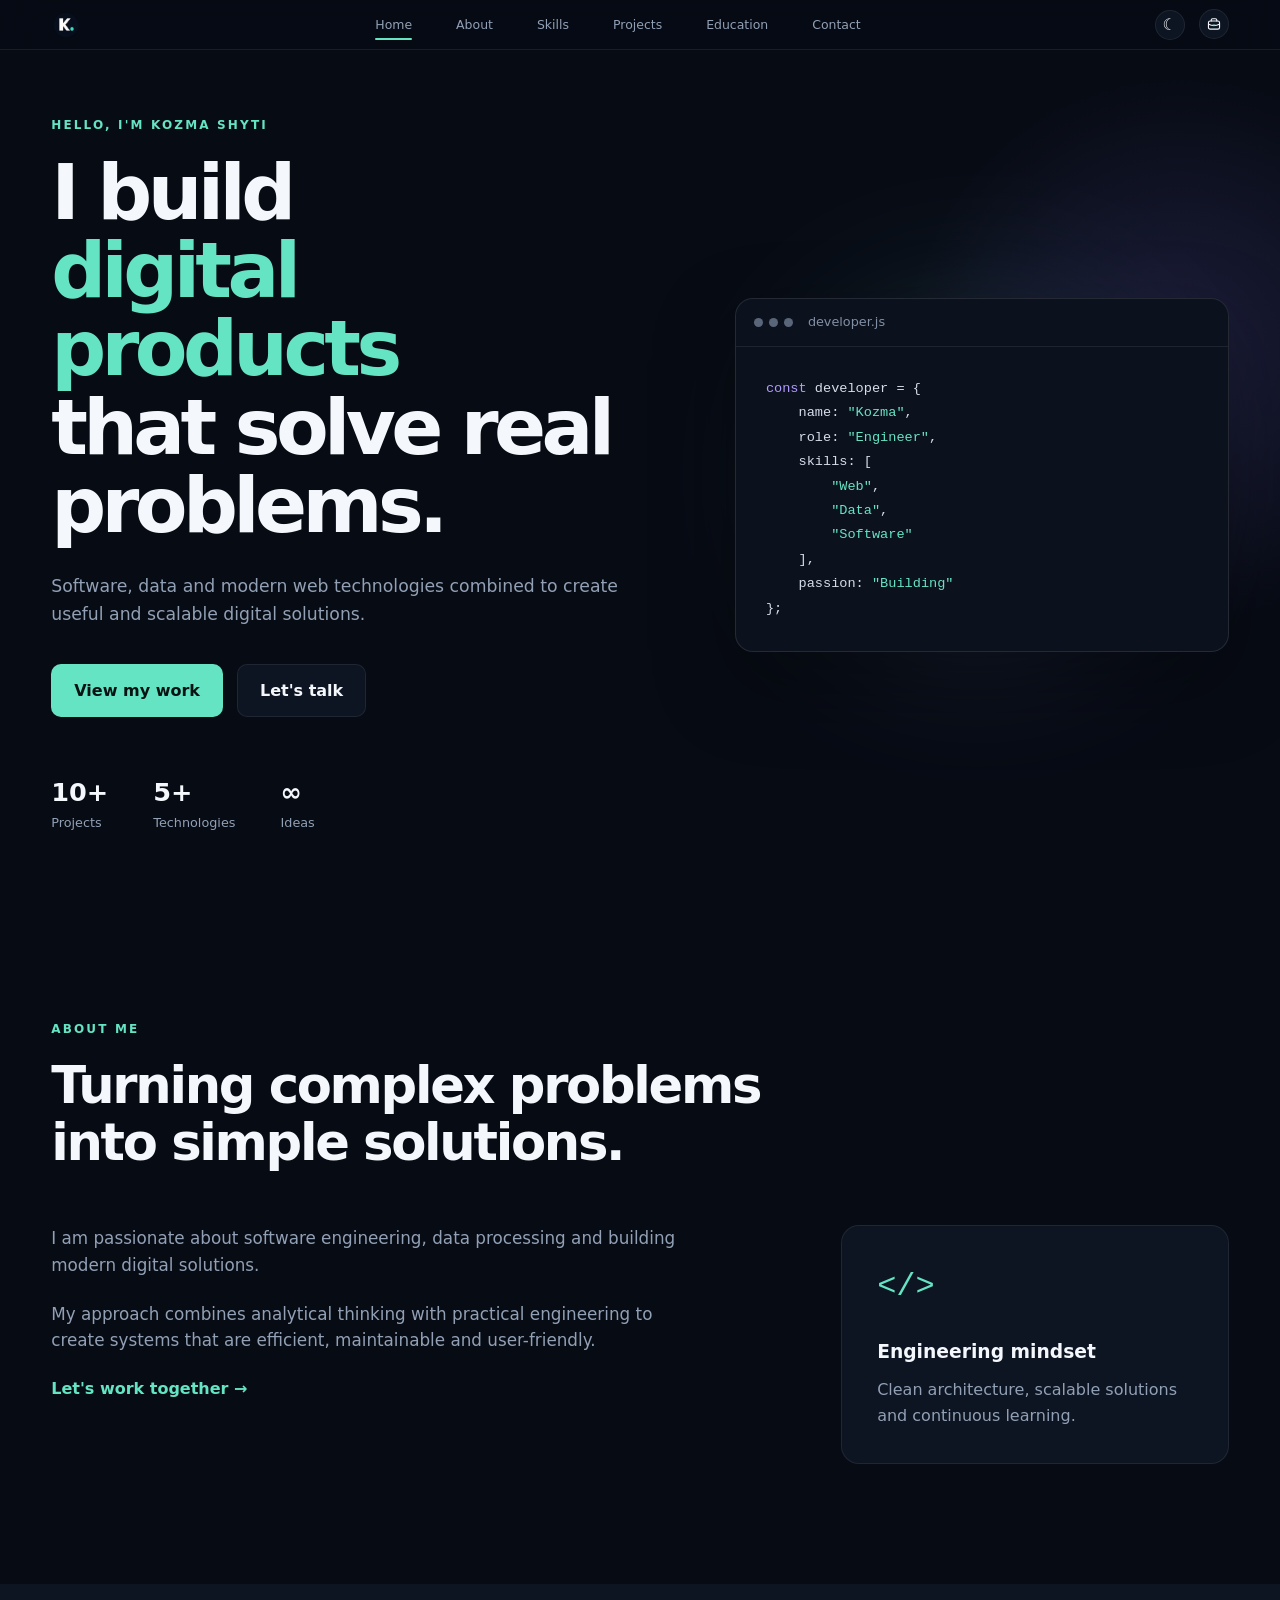
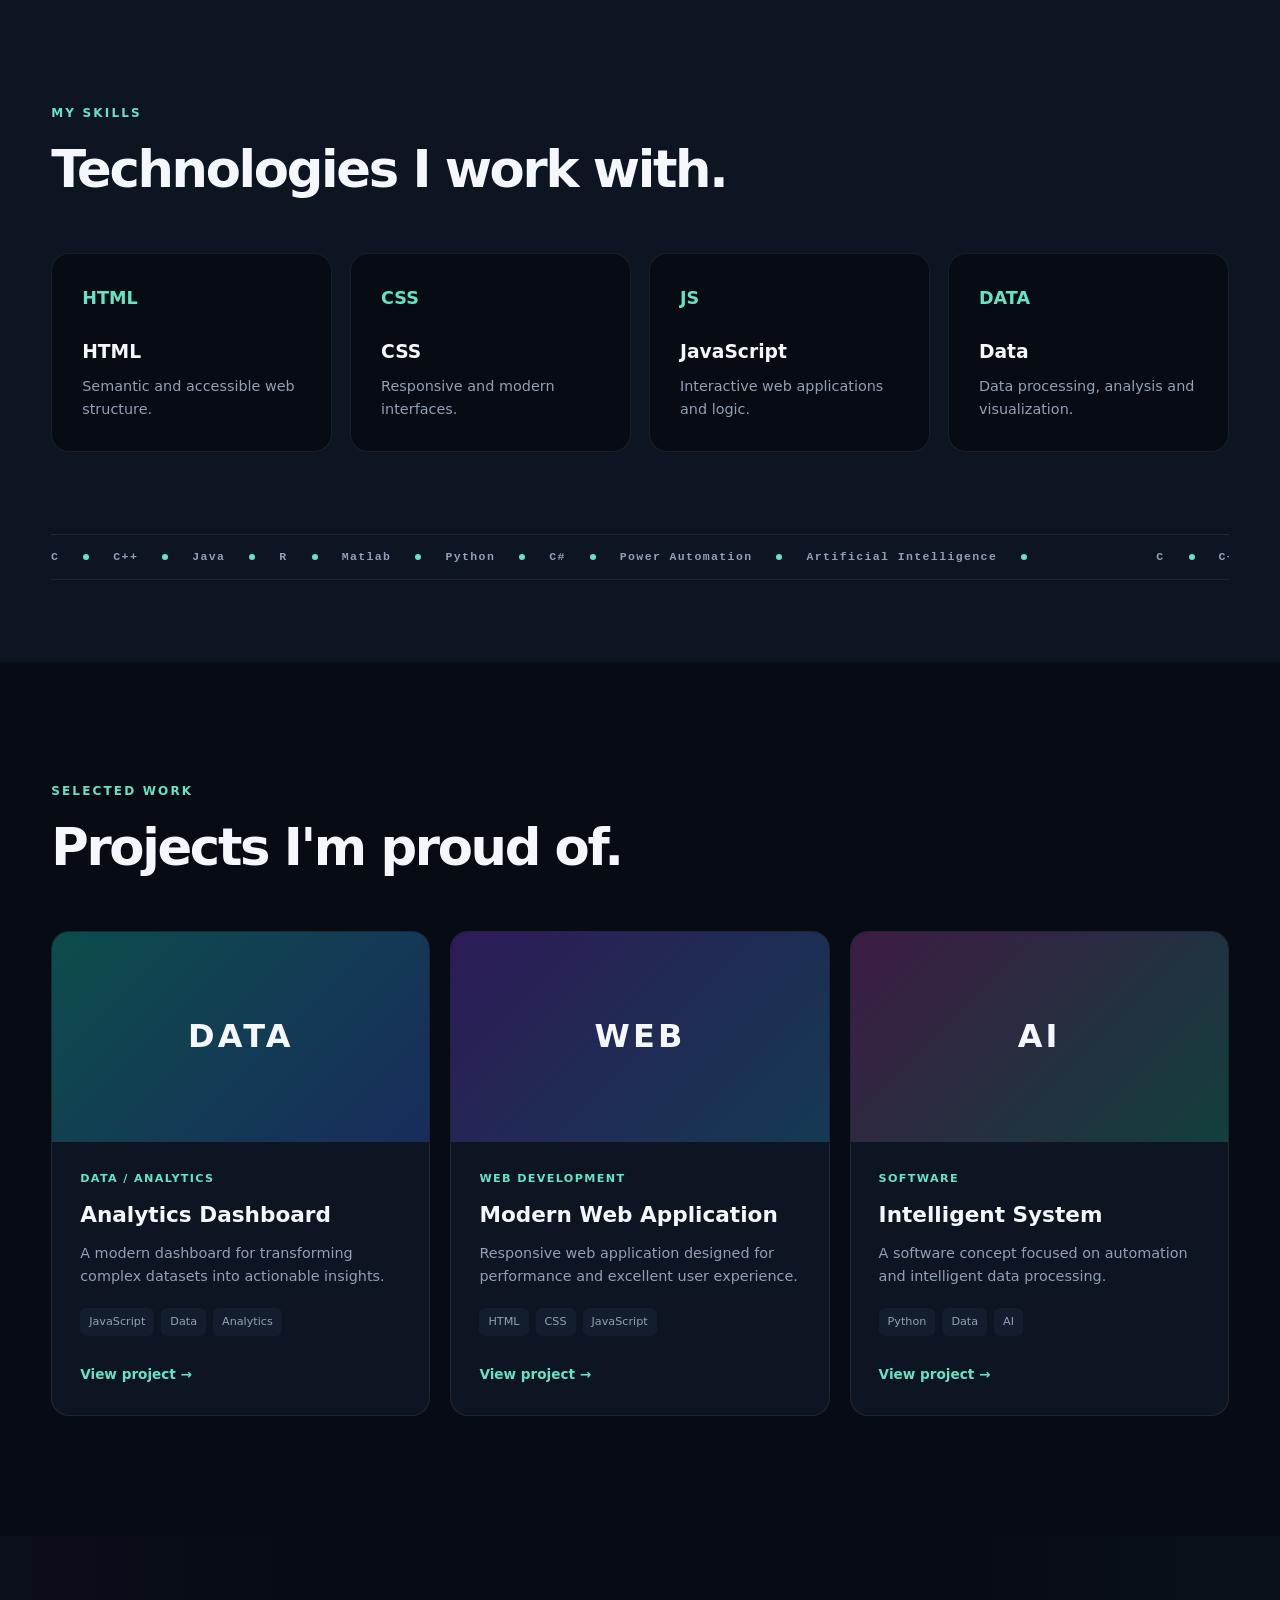
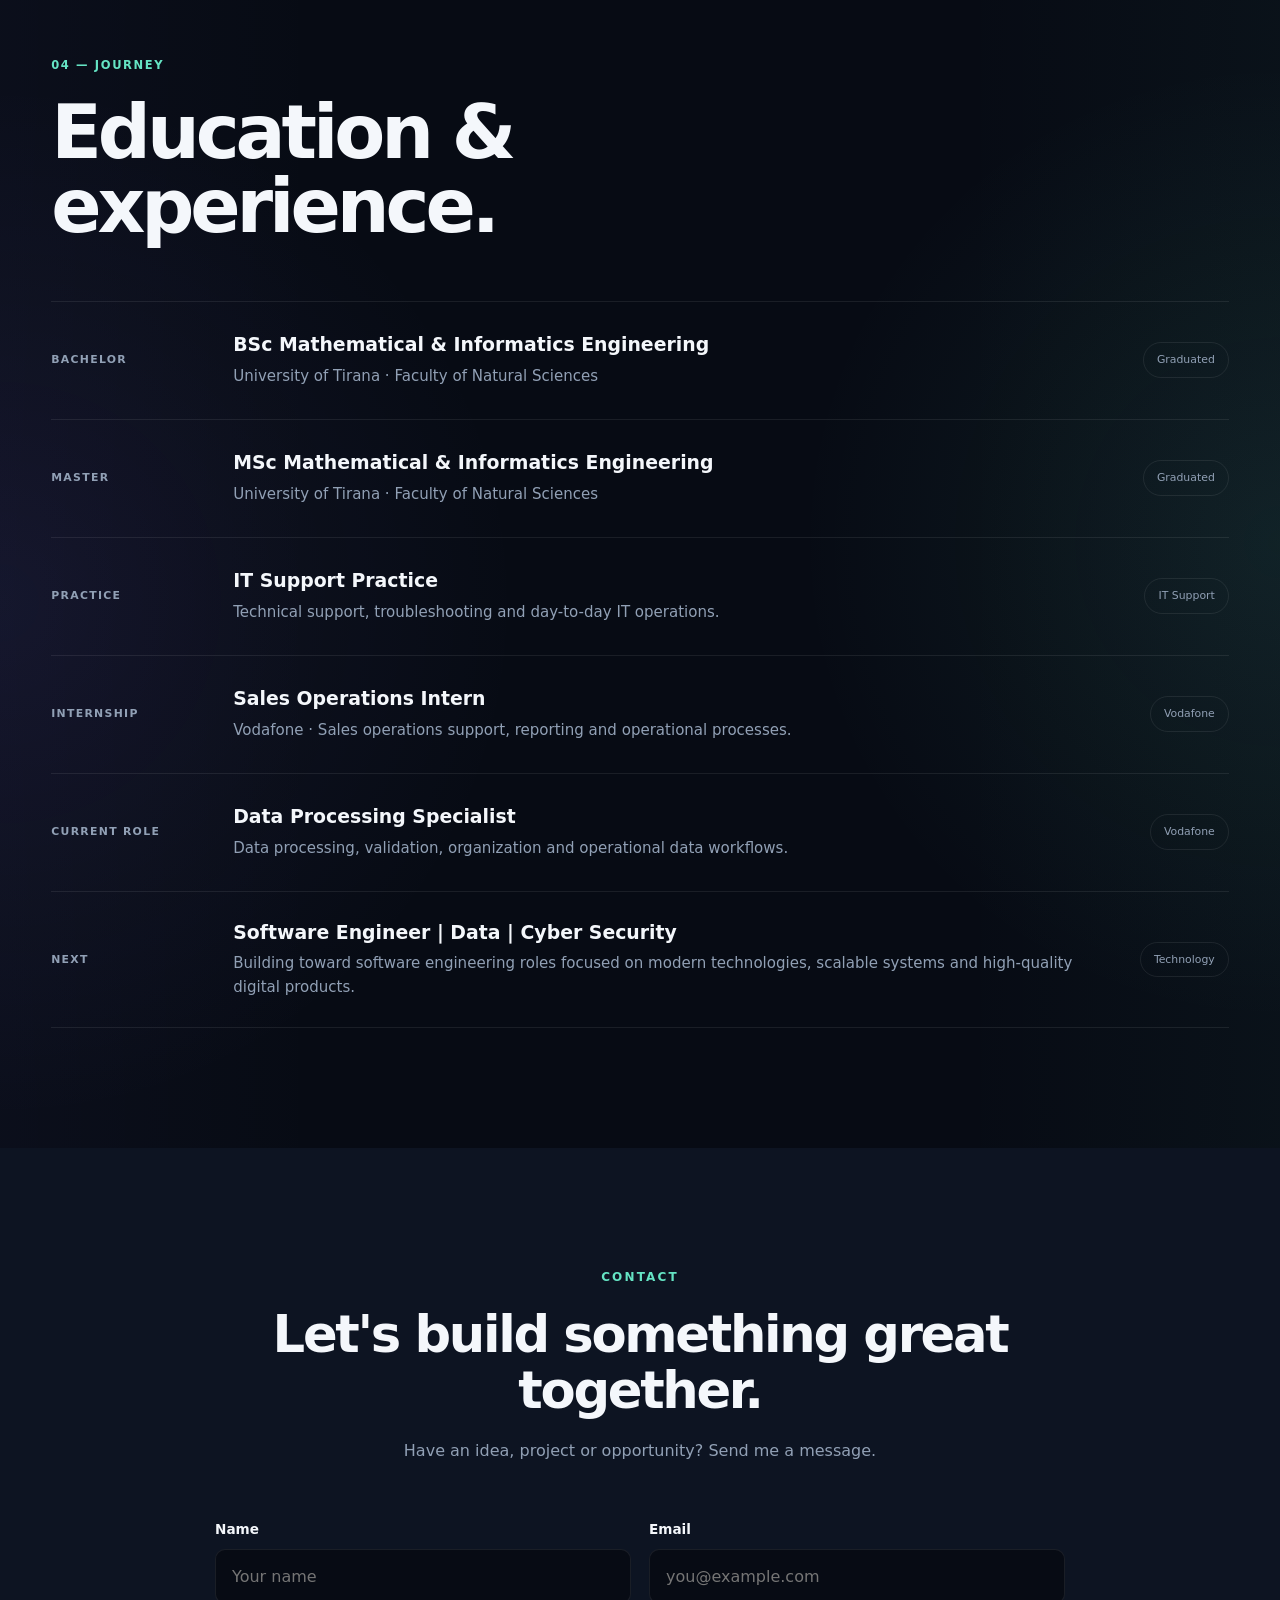
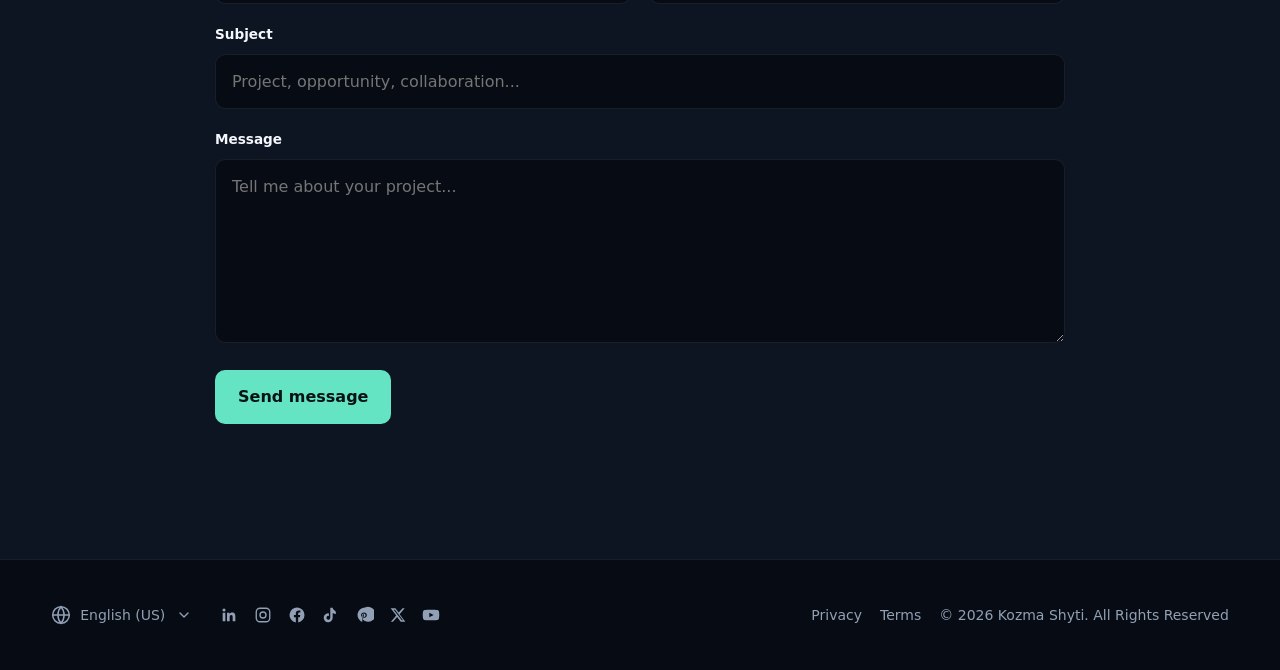
<file: index.html>
<!DOCTYPE html>
<html lang="en">
<head>
    <meta charset="UTF-8">
    <meta
        name="viewport"
        content="width=device-width, initial-scale=1.0"
    >
    <meta
        name="description"
        content="Portfolio profesional - Kozma Shyti"
    >
    <meta
        name="author"
        content="Kozma Shyti"
    >
    <title>Kozma Shyti | Data & Software Engineer</title>
    <link rel="icon" type="image/png" href="logo.png">
    <link rel="shortcut icon" type="image/png" href="logo.png">
    <link
        rel="stylesheet"
        href="style.css"
    >
</head>
<body>
    <header class="navbar">
        <div class="container nav-container">
            <a href="index.html" class="logo" aria-label="Kozma Shyti home">
                <img
                    src="logo.png"
                    alt="Kozma Shyti logo"
                    class="site-logo-image"
                >
            </a>
            <nav
                class="nav-menu"
                id="navMenu"
            >
                <a href="#home">Home</a>
                <a href="#about">About</a>
                <a href="#skills">Skills</a>
                <a href="#projects">Projects</a>
                <a href="#education">Education</a>
                <a href="#contact">Contact</a>
            </nav>
            <div class="nav-actions">
                <button
                    id="themeBtn"
                    class="icon-btn"
                    aria-label="Change theme"
                >
                    ☾
                </button>

                <div class="bag-menu" id="bagMenu">
                    <button
                        id="bagBtn"
                        class="icon-btn bag-btn"
                        type="button"
                        aria-label="Open quick menu"
                        aria-expanded="false"
                        aria-controls="bagDropdown"
                        title="Quick access"
                    >
                        <svg
                            class="bag-icon serious-case-icon"
                            xmlns="http://www.w3.org/2000/svg"
                            viewBox="0 0 24 24"
                            fill="none"
                            aria-hidden="true"
                        >
                            <path
                                class="case-handle"
                                d="M8.3 8V6.8C8.3 5.8 9.1 5 10.1 5H13.9C14.9 5 15.7 5.8 15.7 6.8V8"
                            />
                            <rect
                                class="case-body"
                                x="4.6"
                                y="8"
                                width="14.8"
                                height="10.8"
                                rx="2.3"
                            />
                            <path
                                class="case-line"
                                d="M4.9 12.2C7.2 13.35 9.55 13.9 12 13.9C14.45 13.9 16.8 13.35 19.1 12.2"
                            />
                            <rect
                                class="case-latch"
                                x="10.9"
                                y="12.65"
                                width="2.2"
                                height="2.2"
                                rx=".65"
                            />
                        </svg>
                    </button>

                    <div
                        class="bag-dropdown"
                        id="bagDropdown"
                        role="menu"
                        aria-hidden="true"
                    >
                        <div class="bag-dropdown-head">
                            <span class="bag-dropdown-kicker">K.</span>
                            <div>
                                <strong class="bag-dropdown-title">Quick access</strong>
                                <span class="bag-dropdown-subtitle">Portfolio shortcuts</span>
                            </div>
                        </div>

                        <div class="bag-dropdown-links">
                            <a href="#projects" class="bag-option" role="menuitem">
                                <span class="bag-option-icon">
                                    <svg viewBox="0 0 24 24" fill="none" aria-hidden="true">
                                        <rect x="4" y="4" width="6" height="6" rx="1.5"></rect>
                                        <rect x="14" y="4" width="6" height="6" rx="1.5"></rect>
                                        <rect x="4" y="14" width="6" height="6" rx="1.5"></rect>
                                        <rect x="14" y="14" width="6" height="6" rx="1.5"></rect>
                                    </svg>
                                </span>
                                <span>
                                    <strong class="bag-projects">Projects</strong>
                                    <small class="bag-projects-note">Selected work</small>
                                </span>
                                <span class="bag-arrow">↗</span>
                            </a>
<a href="about.html" class="bag-option" role="menuitem">
                                <span class="bag-option-icon">
                                    <svg viewBox="0 0 24 24" fill="none" aria-hidden="true">
                                        <circle cx="12" cy="8" r="3"></circle>
                                        <path d="M5.5 19c.8-3.7 3-5.5 6.5-5.5s5.7 1.8 6.5 5.5"></path>
                                        <path d="M18.2 5.3h2.3"></path>
                                        <path d="M19.35 4.15v2.3"></path>
                                    </svg>
                                </span>
                                <span>
                                    <strong class="bag-about">About Us</strong>
                                    <small class="bag-about-note">More about Kozma</small>
                                </span>
                                <span class="bag-arrow">↗</span>
                            </a>


                            <a href="auth.html" class="bag-option" role="menuitem">
                                <span class="bag-option-icon">
                                    <svg viewBox="0 0 24 24" fill="none" aria-hidden="true">
                                        <circle cx="12" cy="8" r="3.2"></circle>
                                        <path d="M5.5 19c.8-3.6 3-5.4 6.5-5.4s5.7 1.8 6.5 5.4"></path>
                                    </svg>
                                </span>
                                <span>
                                    <strong class="bag-account">Account</strong>
                                    <small class="bag-account-note">Login or create account</small>
                                </span>
                                <span class="bag-arrow">↗</span>
                            </a>

                            <a href="#contact" class="bag-option" role="menuitem">
                                <span class="bag-option-icon">
                                    <svg viewBox="0 0 24 24" fill="none" aria-hidden="true">
                                        <path d="M4 6.5h16v11H4z"></path>
                                        <path d="m5 7.5 7 5 7-5"></path>
                                    </svg>
                                </span>
                                <span>
                                    <strong class="bag-contact">Contact</strong>
                                    <small class="bag-contact-note">Send a message</small>
                                </span>
                                <span class="bag-arrow">↗</span>
                            </a>
                        </div>
                    </div>
                </div>

                <button
                    id="menuBtn"
                    class="menu-btn"
                    aria-label="Open menu"
                >
                    ☰
                </button>
            </div>
        </div>
    </header>
    <main>
        <section
            id="home"
            class="hero"
        >
            <div class="container hero-container">
                <div
                    class="hero-content reveal"
                >
                    <p class="eyebrow">
                        HELLO, I'M KOZMA SHYTI
                    </p>
                    <h1>
                        I build
                        <span>
                            digital products
                        </span>
                        that solve real problems.
                    </h1>
                    <p class="hero-description">
                        Software, data and modern web
                        technologies combined to create
                        useful and scalable digital solutions.
                    </p>
                    <div class="hero-buttons">
                        <a
                            href="#projects"
                            class="btn btn-primary"
                        >
                            View my work
                        </a>
                        <a
                            href="#contact"
                            class="btn btn-outline"
                        >
                            Let's talk
                        </a>
                    </div>
                    <div class="hero-stats">
                        <div>
                            <strong>10+</strong>
                            <span>Projects</span>
                        </div>
                        <div>
                            <strong>5+</strong>
                            <span>Technologies</span>
                        </div>
                        <div>
                            <strong>∞</strong>
                            <span>Ideas</span>
                        </div>
                    </div>
                </div>
                <div
                    class="hero-visual reveal"
                >
                    <div class="glow"></div>
                    <div class="terminal">
                        <div class="terminal-header">
                            <div class="terminal-dots">
                                <span></span>
                                <span></span>
                                <span></span>
                            </div>
                            <span>
                                developer.js
                            </span>
                        </div>
                        <div class="terminal-body">
<pre><code><span class="purple">const</span> developer = {
    name: <span class="green">"Kozma"</span>,
    role: <span class="green">"Engineer"</span>,
    skills: [
        <span class="green">"Web"</span>,
        <span class="green">"Data"</span>,
        <span class="green">"Software"</span>
    ],
    passion: <span class="green">"Building"</span>
};</code></pre>
                        </div>
                    </div>
                </div>
            </div>
        </section>
        <section
            id="about"
            class="section"
        >
            <div class="container">
                <div class="section-heading reveal">
                    <p class="eyebrow">
                        ABOUT ME
                    </p>
                    <h2>
                        Turning complex problems
                        into simple solutions.
                    </h2>
                </div>
                <div class="about-grid">
                    <div class="about-text reveal">
                        <p>
                            I am passionate about software
                            engineering, data processing and
                            building modern digital solutions.
                        </p>
                        <p>
                            My approach combines analytical
                            thinking with practical engineering
                            to create systems that are efficient,
                            maintainable and user-friendly.
                        </p>
                        <a
                            href="#contact"
                            class="text-link"
                        >
                            Let's work together →
                        </a>
                    </div>
                    <div class="about-card reveal">
                        <div class="about-icon">
                            &lt;/&gt;
                        </div>
                        <h3>
                            Engineering mindset
                        </h3>
                        <p>
                            Clean architecture, scalable
                            solutions and continuous learning.
                        </p>
                    </div>
                </div>
            </div>
        </section>
        <section
            id="skills"
            class="section section-alt"
        >
            <div class="container">
                <div class="section-heading reveal">
                    <p class="eyebrow">
                        MY SKILLS
                    </p>
                    <h2>
                        Technologies I work with.
                    </h2>
                </div>
                <div class="skills-grid">
                    <div class="skill-card reveal">
                        <div class="skill-icon">
                            HTML
                        </div>
                        <h3>
                            HTML
                        </h3>
                        <p>
                            Semantic and accessible
                            web structure.
                        </p>
                    </div>
                    <div class="skill-card reveal">
                        <div class="skill-icon">
                            CSS
                        </div>
                        <h3>
                            CSS
                        </h3>
                        <p>
                            Responsive and modern
                            interfaces.
                        </p>
                    </div>
                    <div class="skill-card reveal">
                        <div class="skill-icon">
                            JS
                        </div>
                        <h3>
                            JavaScript
                        </h3>
                        <p>
                            Interactive web applications
                            and logic.
                        </p>
                    </div>
                    <div class="skill-card reveal">
                        <div class="skill-icon">
                            DATA
                        </div>
                        <h3>
                            Data
                        </h3>
                        <p>
                            Data processing, analysis
                            and visualization.
                        </p>
                    </div>
                </div>
                <div class="tech-marquee" aria-label="Technologies">
                    <div class="tech-marquee-track">
                        <div class="tech-marquee-group">
                            <span>C</span><i></i>
                            <span>C++</span><i></i>
                            <span>Java</span><i></i>
                            <span>R</span><i></i>
                            <span>Matlab</span><i></i>
                            <span>Python</span><i></i>
                            <span>C#</span><i></i>
                            <span>Power Automation</span><i></i>
                            <span>Artificial Intelligence</span><i></i>
                            <span class="tech-marquee-spacer" aria-hidden="true"></span>
                        </div>
                        <div class="tech-marquee-group" aria-hidden="true">
                            <span>C</span><i></i>
                            <span>C++</span><i></i>
                            <span>Java</span><i></i>
                            <span>R</span><i></i>
                            <span>Matlab</span><i></i>
                            <span>Python</span><i></i>
                            <span>C#</span><i></i>
                            <span>Power Automation</span><i></i>
                            <span>Artificial Intelligence</span><i></i>
                            <span class="tech-marquee-spacer" aria-hidden="true"></span>
                        </div>
                    </div>
                </div>
            </div>
        </section>
        <section
            id="projects"
            class="section"
        >
            <div class="container">
                <div class="section-heading reveal">
                    <p class="eyebrow">
                        SELECTED WORK
                    </p>
                    <h2>
                        Projects I'm proud of.
                    </h2>
                </div>
                <div class="projects-grid">
                    <article
                        class="project-card reveal"
                    >
                        <div class="project-image project-one">
                            <span>
                                DATA
                            </span>
                        </div>
                        <div class="project-content">
                            <p class="project-category">
                                DATA / ANALYTICS
                            </p>
                            <h3>
                                Analytics Dashboard
                            </h3>
                            <p>
                                A modern dashboard for
                                transforming complex datasets
                                into actionable insights.
                            </p>
                            <div class="project-tags">
                                <span>
                                    JavaScript
                                </span>
                                <span>
                                    Data
                                </span>
                                <span>
                                    Analytics
                                </span>
                            </div>
                            <a
                                href="#"
                                class="project-link"
                            >
                                View project →
                            </a>
                        </div>
                    </article>
                    <article
                        class="project-card reveal"
                    >
                        <div class="project-image project-two">
                            <span>
                                WEB
                            </span>
                        </div>
                        <div class="project-content">
                            <p class="project-category">
                                WEB DEVELOPMENT
                            </p>
                            <h3>
                                Modern Web Application
                            </h3>
                            <p>
                                Responsive web application
                                designed for performance and
                                excellent user experience.
                            </p>
                            <div class="project-tags">
                                <span>
                                    HTML
                                </span>
                                <span>
                                    CSS
                                </span>
                                <span>
                                    JavaScript
                                </span>
                            </div>
                            <a
                                href="#"
                                class="project-link"
                            >
                                View project →
                            </a>
                        </div>
                    </article>
                    <article
                        class="project-card reveal"
                    >
                        <div class="project-image project-three">
                            <span>
                                AI
                            </span>
                        </div>
                        <div class="project-content">
                            <p class="project-category">
                                SOFTWARE
                            </p>
                            <h3>
                                Intelligent System
                            </h3>
                            <p>
                                A software concept focused
                                on automation and intelligent
                                data processing.
                            </p>
                            <div class="project-tags">
                                <span>
                                    Python
                                </span>
                                <span>
                                    Data
                                </span>
                                <span>
                                    AI
                                </span>
                            </div>
                            <a
                                href="#"
                                class="project-link"
                            >
                                View project →
                            </a>
                        </div>
                    </article>
                </div>
            </div>
        </section>

        <section
            id="education"
            class="section education-journey"
        >
            <div class="container">

                <div class="education-journey-heading reveal">
                    <p class="education-kicker">04 — JOURNEY</p>
                    <h2>Education &amp; experience.</h2>
                </div>

                <div class="education-journey-list">

                    <article class="education-row reveal">
                        <div class="education-row-label">BACHELOR</div>
                        <div class="education-row-content">
                            <h3>BSc Mathematical &amp; Informatics Engineering</h3>
                            <p>University of Tirana · Faculty of Natural Sciences</p>
                        </div>
                        <div class="education-row-tag">Graduated</div>
                    </article>

                    <article class="education-row reveal">
                        <div class="education-row-label">MASTER</div>
                        <div class="education-row-content">
                            <h3>MSc Mathematical &amp; Informatics Engineering</h3>
                            <p>University of Tirana · Faculty of Natural Sciences</p>
                        </div>
                        <div class="education-row-tag">Graduated</div>
                    </article>

                    <article class="education-row reveal">
                        <div class="education-row-label">PRACTICE</div>
                        <div class="education-row-content">
                            <h3>IT Support Practice</h3>
                            <p>Technical support, troubleshooting and day-to-day IT operations.</p>
                        </div>
                        <div class="education-row-tag">IT Support</div>
                    </article>

                    <article class="education-row reveal">
                        <div class="education-row-label">INTERNSHIP</div>
                        <div class="education-row-content">
                            <h3>Sales Operations Intern</h3>
                            <p>Vodafone · Sales operations support, reporting and operational processes.</p>
                        </div>
                        <div class="education-row-tag">Vodafone</div>
                    </article>

                    <article class="education-row reveal">
                        <div class="education-row-label">CURRENT ROLE</div>
                        <div class="education-row-content">
                            <h3>Data Processing Specialist</h3>
                            <p>Data processing, validation, organization and operational data workflows.</p>
                        </div>
                        <div class="education-row-tag">Vodafone</div>
                    </article>


                    <article class="education-row reveal">
                        <div class="education-row-label">NEXT</div>
                        <div class="education-row-content">
                            <h3>Software Engineer | Data | Cyber Security</h3>
                            <p>Building toward software engineering roles focused on modern technologies, scalable systems and high-quality digital products.</p>
                        </div>
                        <div class="education-row-tag">Technology</div>
                    </article>

                </div>
            </div>
        </section>

<section
            id="contact"
            class="section contact-section"
        >
            <div class="container contact-container">
                <div class="section-heading reveal">
                    <p class="eyebrow">
                        CONTACT
                    </p>
                    <h2>
                        Let's build something
                        great together.
                    </h2>
                    <p>
                        Have an idea, project or opportunity?
                        Send me a message.
                    </p>
                </div>
                <form
                    id="contactForm"
                    class="contact-form reveal"
                    action="https://api.web3forms.com/submit"
                    method="POST"
                >
                    <input
                        type="hidden"
                        name="access_key"
                        value="b0613ce8-5cc8-4d2f-a01b-7db5502c2849"
                    >
                    <div class="form-row">
                        <div class="form-group">
                            <label for="name">
                                 Name  
                            </label>
                            <input
                                type="text"
                                id="name"
                                name="name"
                                placeholder="Your name"
                                required
                            >
                        </div>
                        <div class="form-group">
                            <label for="email">
                                Email
                            </label>
                            <input
                                type="email"
                                id="email"
                                name="email"
                                placeholder="you@example.com"
                                required
                            >
                        </div>
                    </div>
                    <div class="form-group">
                        <label for="subject">
                            Subject
                        </label>
                        <input
                            type="text"
                            id="subject"
                            name="subject"
                            placeholder="Project, opportunity, collaboration..."
                            required
                        >
                    </div>
                    <div class="form-group">
                        <label for="message">
                            Message
                        </label>
                        <textarea
                            id="message"
                            name="message"
                            rows="6"
                            placeholder="Tell me about your project..."
                            required
                        ></textarea>
                    </div>
                    <button
                        type="submit"
                        class="btn btn-primary"
                    >
                        Send message
                    </button>
                    <p
                        id="formMessage"
                        class="form-message"
                    ></p>
                </form>
            </div>
        </section>
    </main>
<footer class="site-footer">
  <div class="container footer-container">
    <div class="footer-left">
      <div class="language-switcher" id="languageSwitcher">
        <div class="language-menu" id="languageMenu" role="menu" aria-label="Choose language">
          <button class="language-option active" type="button" data-lang="en" role="menuitem">
            <span>English (US)</span>
            <span class="language-check" aria-hidden="true">✓</span>
          </button>
          <button class="language-option" type="button" data-lang="sq" role="menuitem">
            <span>Shqip (AL)</span>
            <span class="language-check" aria-hidden="true">✓</span>
          </button>
          <div class="language-menu-divider" aria-hidden="true"></div>
          <a
            href="languages.html"
            class="language-option language-more"
            role="menuitem"
          >
            <span class="language-more-copy">
              <svg class="language-more-icon" viewBox="0 0 24 24" fill="none" aria-hidden="true">
                <circle cx="12" cy="12" r="9"></circle>
                <path d="M3 12h18"></path>
                <path d="M12 3c2.2 2.5 3.35 5.5 3.35 9S14.2 18.5 12 21"></path>
                <path d="M12 3c-2.2 2.5-3.35 5.5-3.35 9S9.8 18.5 12 21"></path>
              </svg>
              <span class="language-all-label">All languages</span>
            </span>
            <span class="language-more-arrow" aria-hidden="true">→</span>
          </a>
        </div>
        <button
          class="lang-selector"
          id="languageBtn"
          type="button"
          aria-label="Choose language"
          aria-haspopup="true"
          aria-expanded="false"
          aria-controls="languageMenu"
        >
          <svg class="language-globe" xmlns="http://www.w3.org/2000/svg" width="20" height="20" viewBox="0 0 24 24" fill="none" stroke="currentColor" stroke-width="1.8" aria-hidden="true">
            <circle cx="12" cy="12" r="10"></circle>
            <line x1="2" y1="12" x2="22" y2="12"></line>
            <path d="M12 2a15.3 15.3 0 0 1 0 20 15.3 15.3 0 0 1 0-20z"></path>
          </svg>
          <span id="currentLanguage">English (US)</span>
          <svg class="language-chevron" xmlns="http://www.w3.org/2000/svg" width="16" height="16" viewBox="0 0 24 24" fill="none" stroke="currentColor" stroke-width="2" stroke-linecap="round" stroke-linejoin="round" aria-hidden="true">
            <polyline points="6 9 12 15 18 9"></polyline>
          </svg>
        </button>
      </div>
      <div class="social-icons">
        <a href="https://www.linkedin.com/in/kozma-shyti-ksh" target="_blank" rel="noopener noreferrer" aria-label="LinkedIn">
          <svg xmlns="http://www.w3.org/2000/svg" width="18" height="18" viewBox="0 0 24 24" fill="currentColor">
            <path d="M20.45 20.45h-3.56v-5.57c0-1.33-.02-3.04-1.85-3.04-1.85 0-2.14 1.45-2.14 2.94v5.67H9.34V9h3.42v1.56h.05c.48-.9 1.64-1.85 3.38-1.85 3.6 0 4.27 2.37 4.27 5.46v6.28zM5.34 7.43a2.06 2.06 0 1 1 0-4.12 2.06 2.06 0 0 1 0 4.12zM7.12 20.45H3.56V9h3.56v11.45z"/>
          </svg>
        </a>
        <a href="#" aria-label="Instagram">
          <svg xmlns="http://www.w3.org/2000/svg" width="18" height="18" viewBox="0 0 24 24" fill="none" stroke="currentColor" stroke-width="1.8">
            <rect x="3" y="3" width="18" height="18" rx="5"></rect>
            <circle cx="12" cy="12" r="4"></circle>
            <line x1="17.5" y1="6.5" x2="17.5" y2="6.5"></line>
          </svg>
        </a>
        <a href="#" aria-label="Facebook">
          <svg xmlns="http://www.w3.org/2000/svg" width="18" height="18" viewBox="0 0 24 24" fill="currentColor">
            <path d="M22 12a10 10 0 1 0-11.56 9.88v-6.99H7.9V12h2.54V9.8c0-2.5 1.49-3.89 3.78-3.89 1.1 0 2.24.2 2.24.2v2.46h-1.26c-1.24 0-1.63.77-1.63 1.56V12h2.78l-.44 2.89h-2.34v6.99A10 10 0 0 0 22 12z"/>
          </svg>
        </a>
        <a href="#" aria-label="TikTok">
          <svg xmlns="http://www.w3.org/2000/svg" width="18" height="18" viewBox="0 0 24 24" fill="currentColor">
            <path d="M16.6 5.82a4.28 4.28 0 0 1-2.4-3.36h-3.15v13.3a2.57 2.57 0 1 1-1.82-2.46V9.9a5.98 5.98 0 1 0 5 5.9V9.36a7.3 7.3 0 0 0 4.25 1.36V7.55a4.27 4.27 0 0 1-1.88-1.73z"/>
          </svg>
        </a>
        <a href="#" aria-label="Pinterest">
          <svg xmlns="http://www.w3.org/2000/svg" width="18" height="18" viewBox="0 0 24 24" fill="currentColor">
            <path d="M12 2a10 10 0 0 0-3.64 19.3c-.05-.82-.09-2.08.02-2.98.1-.8.66-5.1.66-5.1s-.17-.34-.17-.83c0-.79.46-1.38 1.03-1.38.48 0 .72.36.72.8 0 .49-.31 1.21-.47 1.89-.13.56.28 1.02.84 1.02 1 0 1.78-1.06 1.78-2.58 0-1.35-.97-2.29-2.35-2.29-1.6 0-2.54 1.2-2.54 2.44 0 .48.18.99.42 1.28.05.06.05.11.04.17l-.16.63c-.02.11-.09.13-.2.08-.75-.35-1.22-1.44-1.22-2.32 0-1.89 1.37-3.63 3.96-3.63 2.08 0 3.7 1.48 3.7 3.47 0 2.07-1.3 3.74-3.11 3.74-.61 0-1.18-.32-1.37-.69l-.37 1.42c-.14.52-.51 1.18-.76 1.58A10 10 0 1 0 12 2z"/>
          </svg>
        </a>
        <a href="#" aria-label="X">
          <svg xmlns="http://www.w3.org/2000/svg" width="16" height="16" viewBox="0 0 24 24" fill="currentColor">
            <path d="M18.9 2H22l-7.6 8.7L23 22h-6.9l-5.4-6.9L4.4 22H1.3l8.1-9.3L1 2h7.1l4.9 6.3L18.9 2zm-1.2 18h1.9L7.4 4H5.3l12.4 16z"/>
          </svg>
        </a>
        <a href="#" aria-label="YouTube">
          <svg xmlns="http://www.w3.org/2000/svg" width="18" height="18" viewBox="0 0 24 24" fill="currentColor">
            <path d="M23 12s0-3.2-.4-4.7c-.24-.9-.94-1.6-1.84-1.84C19.2 5 12 5 12 5s-7.2 0-8.72.46c-.9.24-1.6.94-1.84 1.84C1 8.8 1 12 1 12s0 3.2.44 4.7c.24.9.94 1.6 1.84 1.84C4.8 19 12 19 12 19s7.2 0 8.72-.46c.9-.24 1.6-.94 1.84-1.84C23 15.2 23 12 23 12zM9.75 15.02V8.98L15.5 12l-5.75 3.02z"/>
          </svg>
        </a>
      </div>
    </div>
    <div class="footer-right">
      <a href="privacy.html">Privacy</a>
      <a href="terms.html">Terms</a>
      <span class="footer-copy">© 2026 Kozma Shyti. All Rights Reserved</span>
    </div>
  </div>
</footer>
        <script src="script.js"></script>
    <script src="auto-translate.js"></script>
</body>
</html>
</file>
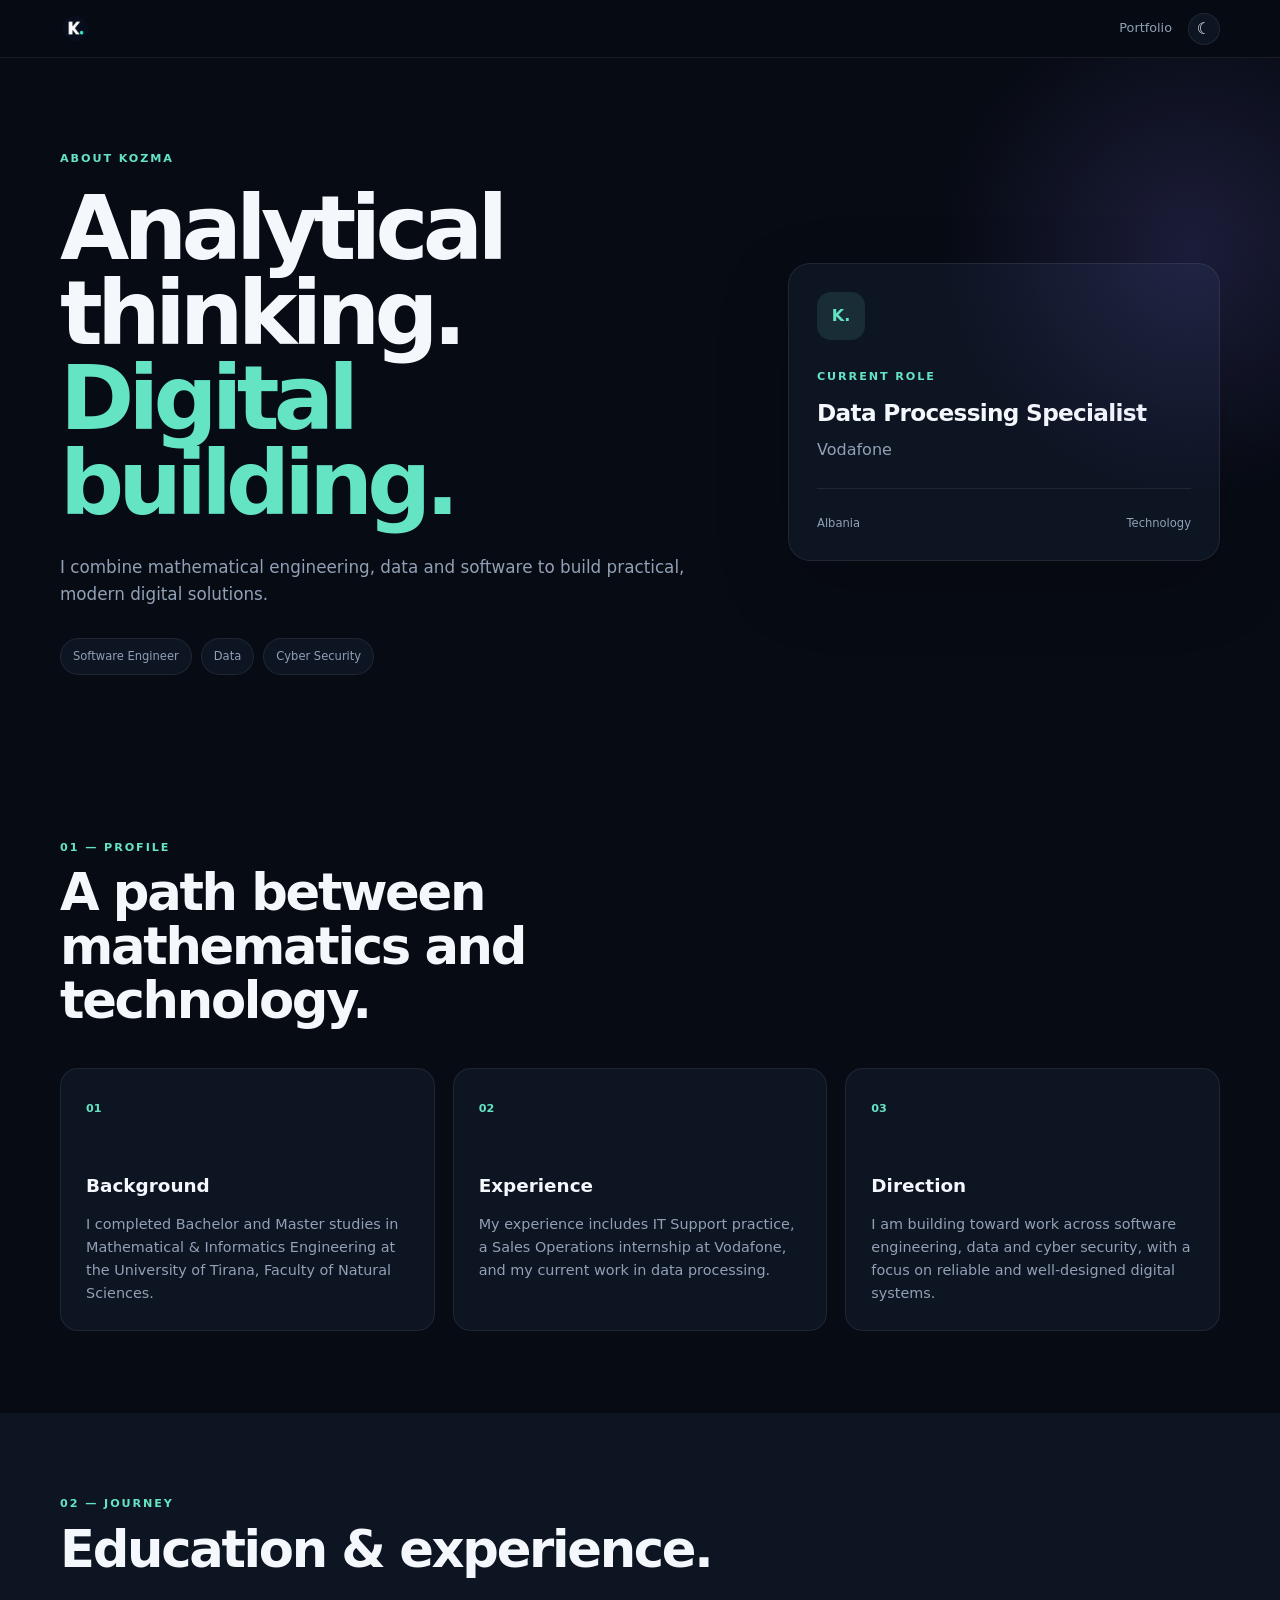
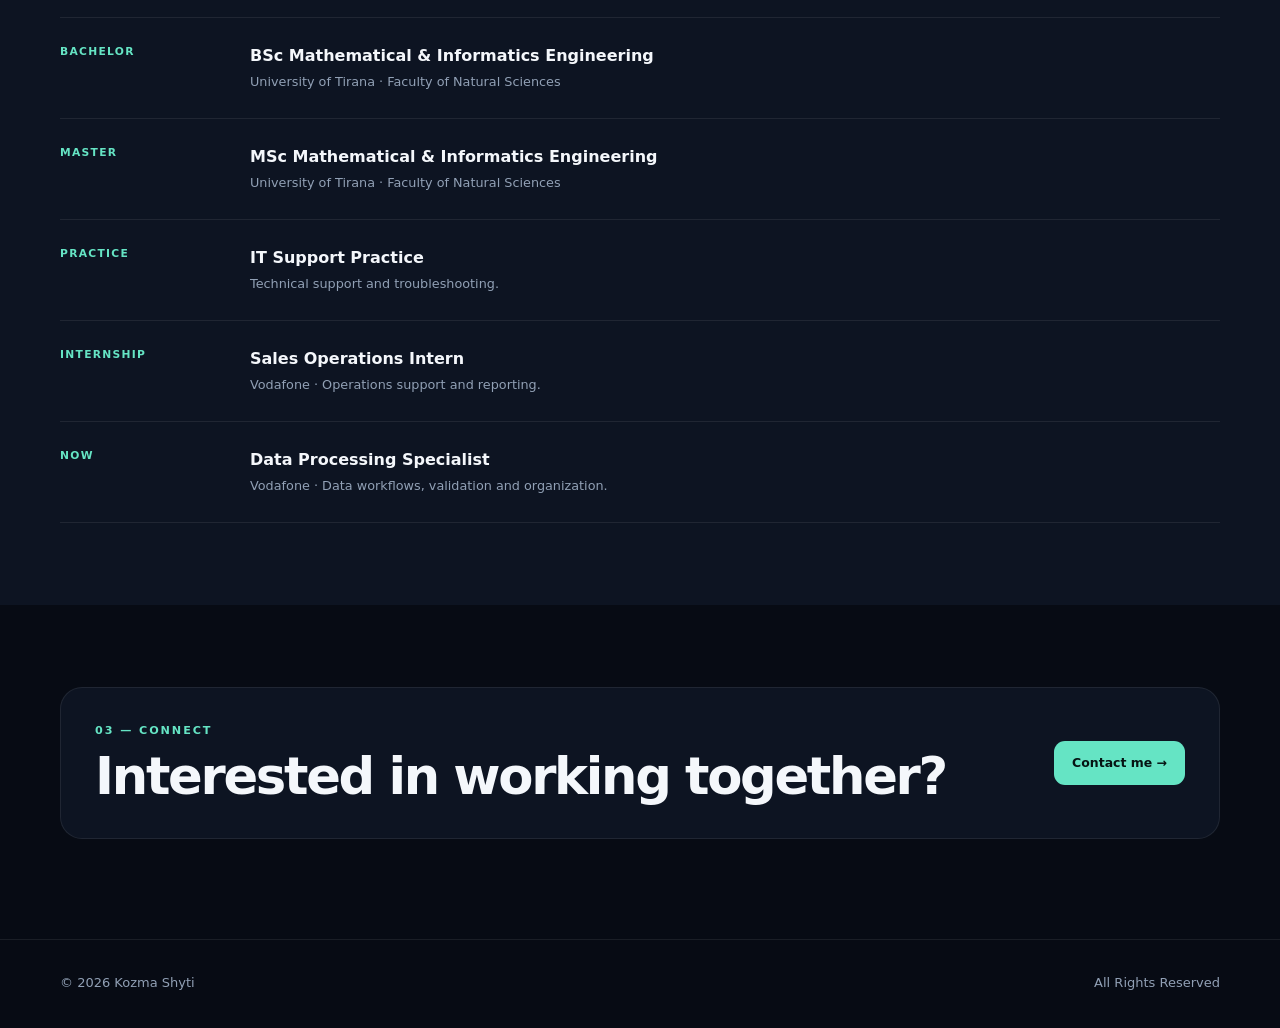
<file: about.html>
<!DOCTYPE html>
<html lang="en">
<head>
    <meta charset="UTF-8">
    <meta name="viewport" content="width=device-width, initial-scale=1.0">
    <meta name="description" content="About Kozma Shyti">
    <title>About | Kozma Shyti</title>

    <link rel="icon" type="image/png" href="logo.png">
    <link rel="stylesheet" href="about.css">
</head>
<body>
    <header class="page-nav">
        <div class="page-nav-inner">
            <a href="index.html" class="page-logo" aria-label="Portfolio">
                <img src="logo.png" alt="Kozma Shyti logo">
            </a>

            <div class="page-nav-actions">
                <a href="index.html" class="portfolio-link">Portfolio</a>
                <button id="pageThemeBtn" class="page-icon-btn" type="button" aria-label="Change theme">☾</button>
            </div>
        </div>
    </header>

    <main>
        <section class="about-hero">
            <div class="page-container about-hero-grid">
                <div>
                    <p class="page-eyebrow">ABOUT KOZMA</p>

                    <h1>
                        Analytical thinking.
                        <span>Digital building.</span>
                    </h1>

                    <p class="about-lead">
                        I combine mathematical engineering, data and software
                        to build practical, modern digital solutions.
                    </p>

                    <div class="about-pills">
                        <span>Software Engineer</span>
                        <span>Data</span>
                        <span>Cyber Security</span>
                    </div>
                </div>

                <aside class="profile-card">
                    <div class="profile-mark">K.</div>
                    <p class="profile-label">CURRENT ROLE</p>
                    <h2>Data Processing Specialist</h2>
                    <p class="profile-company">Vodafone</p>

                    <div class="profile-line"></div>

                    <div class="profile-meta">
                        <span>Albania</span>
                        <span>Technology</span>
                    </div>
                </aside>
            </div>
        </section>

        <section class="about-section">
            <div class="page-container">
                <div class="section-head">
                    <p class="section-kicker">01 — PROFILE</p>
                    <h2>A path between mathematics and technology.</h2>
                </div>

                <div class="story-grid">
                    <article class="story-card">
                        <span class="story-number">01</span>
                        <h3>Background</h3>
                        <p>
                            I completed Bachelor and Master studies in
                            Mathematical & Informatics Engineering at the
                            University of Tirana, Faculty of Natural Sciences.
                        </p>
                    </article>

                    <article class="story-card">
                        <span class="story-number">02</span>
                        <h3>Experience</h3>
                        <p>
                            My experience includes IT Support practice,
                            a Sales Operations internship at Vodafone,
                            and my current work in data processing.
                        </p>
                    </article>

                    <article class="story-card">
                        <span class="story-number">03</span>
                        <h3>Direction</h3>
                        <p>
                            I am building toward work across software engineering,
                            data and cyber security, with a focus on reliable and
                            well-designed digital systems.
                        </p>
                    </article>
                </div>
            </div>
        </section>

        <section class="about-section journey-section">
            <div class="page-container">
                <div class="section-head">
                    <p class="section-kicker">02 — JOURNEY</p>
                    <h2>Education & experience.</h2>
                </div>

                <div class="journey-list">
                    <div class="journey-row">
                        <span>BACHELOR</span>
                        <div>
                            <h3>BSc Mathematical & Informatics Engineering</h3>
                            <p>University of Tirana · Faculty of Natural Sciences</p>
                        </div>
                    </div>

                    <div class="journey-row">
                        <span>MASTER</span>
                        <div>
                            <h3>MSc Mathematical & Informatics Engineering</h3>
                            <p>University of Tirana · Faculty of Natural Sciences</p>
                        </div>
                    </div>

                    <div class="journey-row">
                        <span>PRACTICE</span>
                        <div>
                            <h3>IT Support Practice</h3>
                            <p>Technical support and troubleshooting.</p>
                        </div>
                    </div>

                    <div class="journey-row">
                        <span>INTERNSHIP</span>
                        <div>
                            <h3>Sales Operations Intern</h3>
                            <p>Vodafone · Operations support and reporting.</p>
                        </div>
                    </div>

                    <div class="journey-row">
                        <span>NOW</span>
                        <div>
                            <h3>Data Processing Specialist</h3>
                            <p>Vodafone · Data workflows, validation and organization.</p>
                        </div>
                    </div>
                </div>
            </div>
        </section>

        <section class="about-cta">
            <div class="page-container cta-card">
                <div>
                    <p class="section-kicker">03 — CONNECT</p>
                    <h2>Interested in working together?</h2>
                </div>

                <a href="index.html#contact" class="cta-button">Contact me →</a>
            </div>
        </section>
    </main>

    <footer class="page-simple-footer">
        <div class="page-simple-footer-inner">
            <span>© 2026 Kozma Shyti</span>
            <span class="page-rights">All Rights Reserved</span>
        </div>
    </footer>


    <script src="about.js"></script>
    <script src="auto-translate.js"></script>
</body>
</html>
</file>
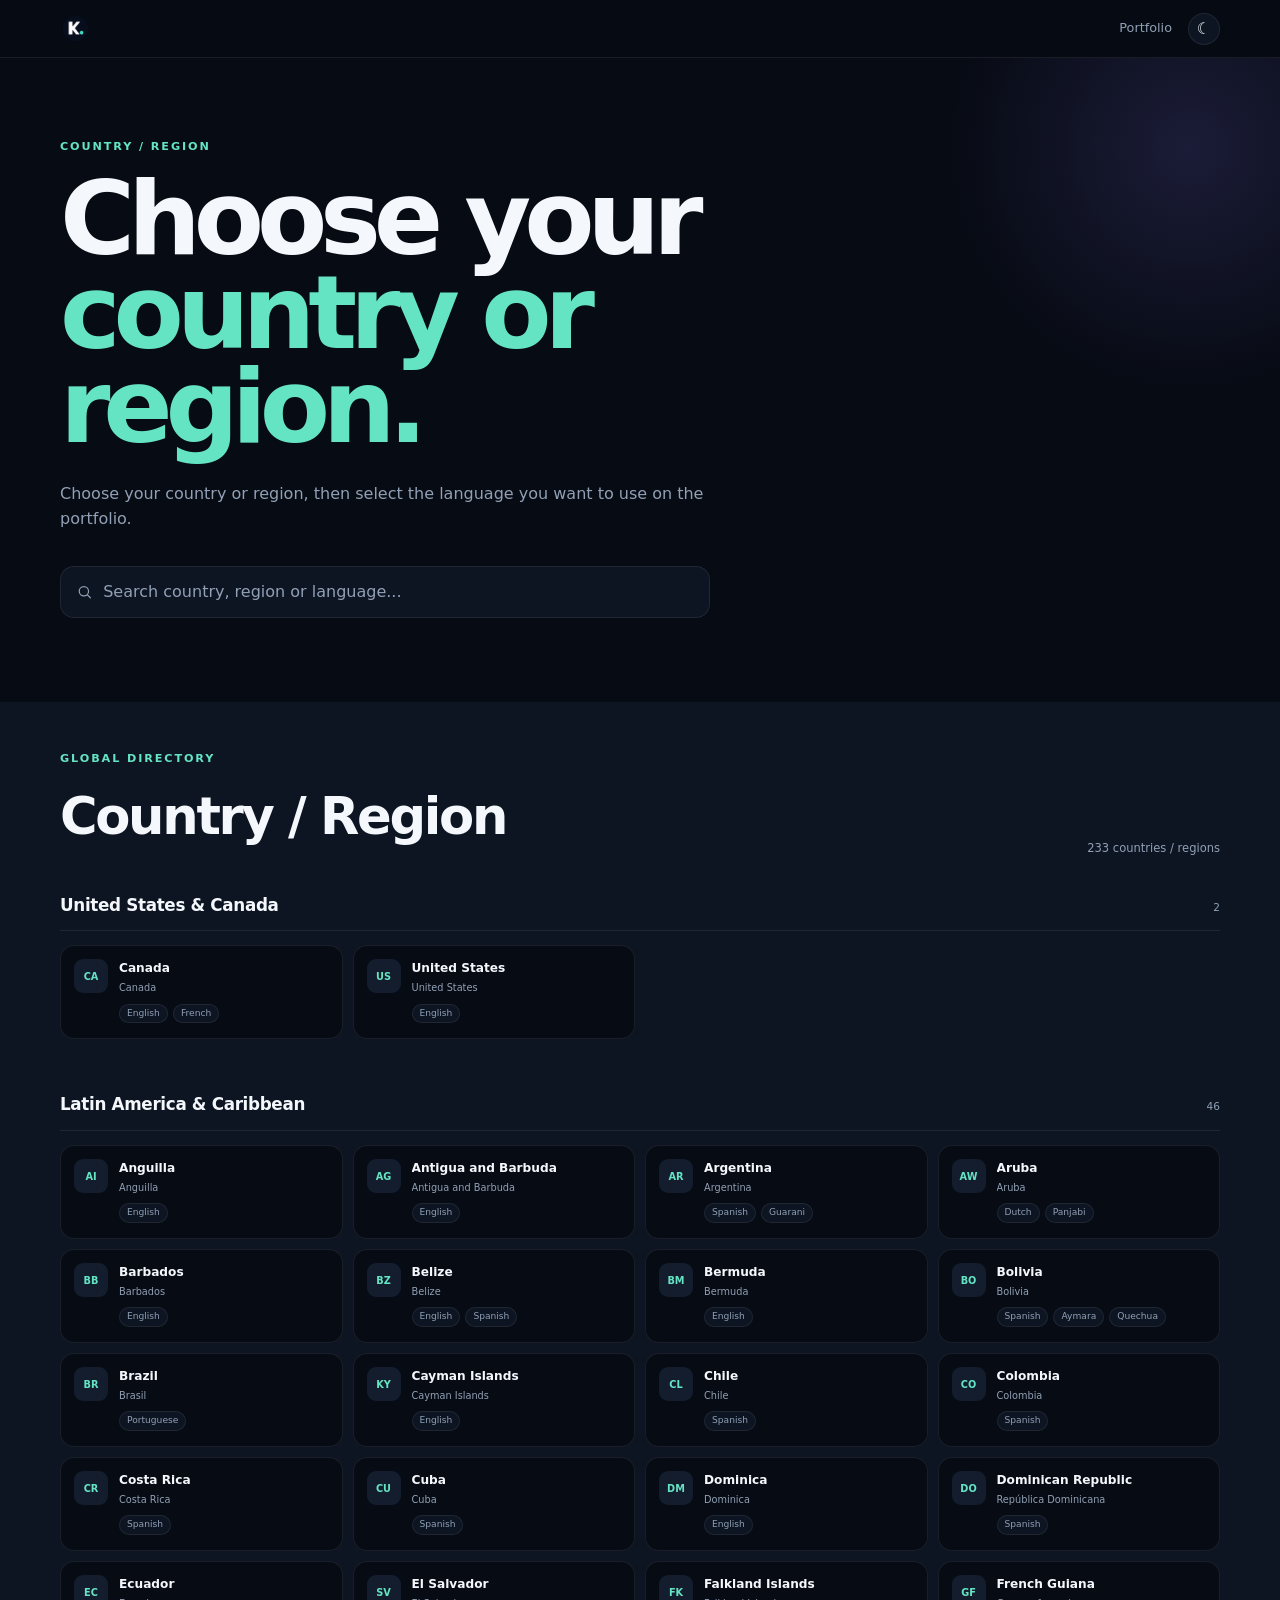
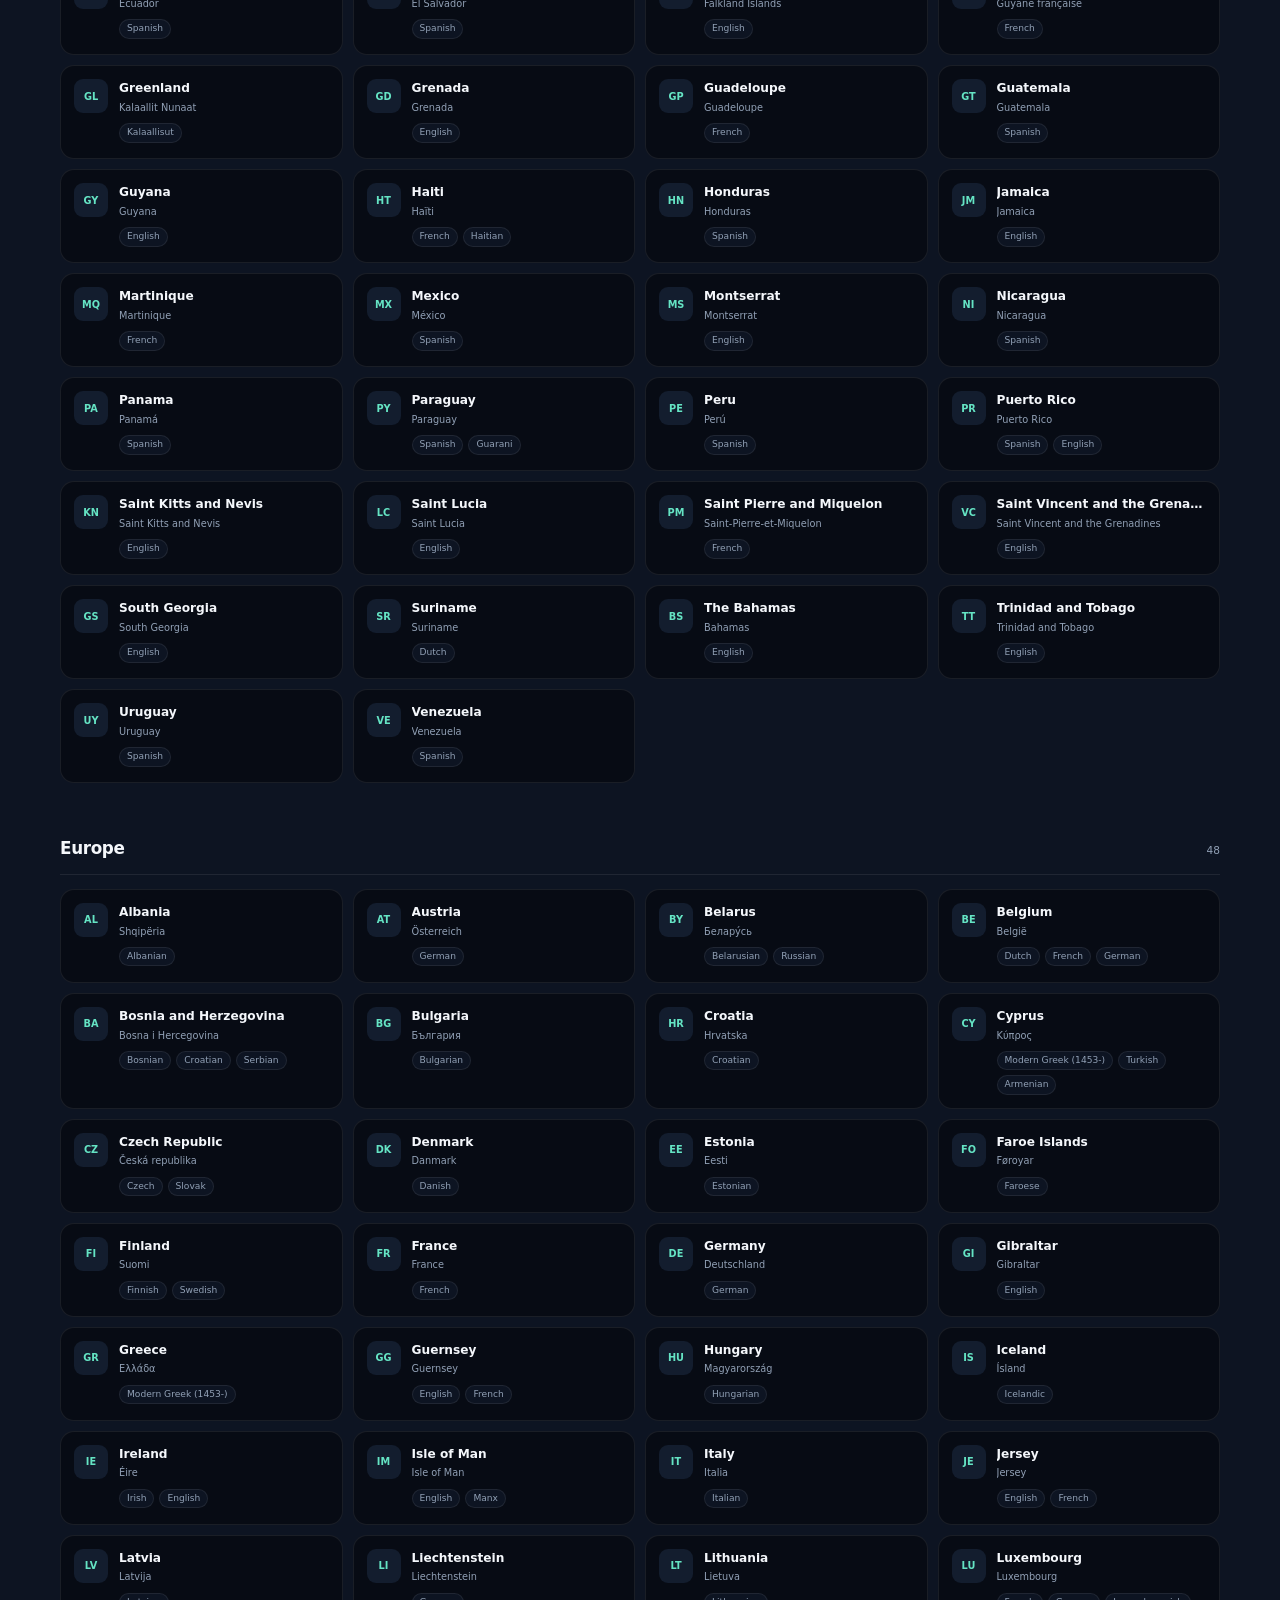
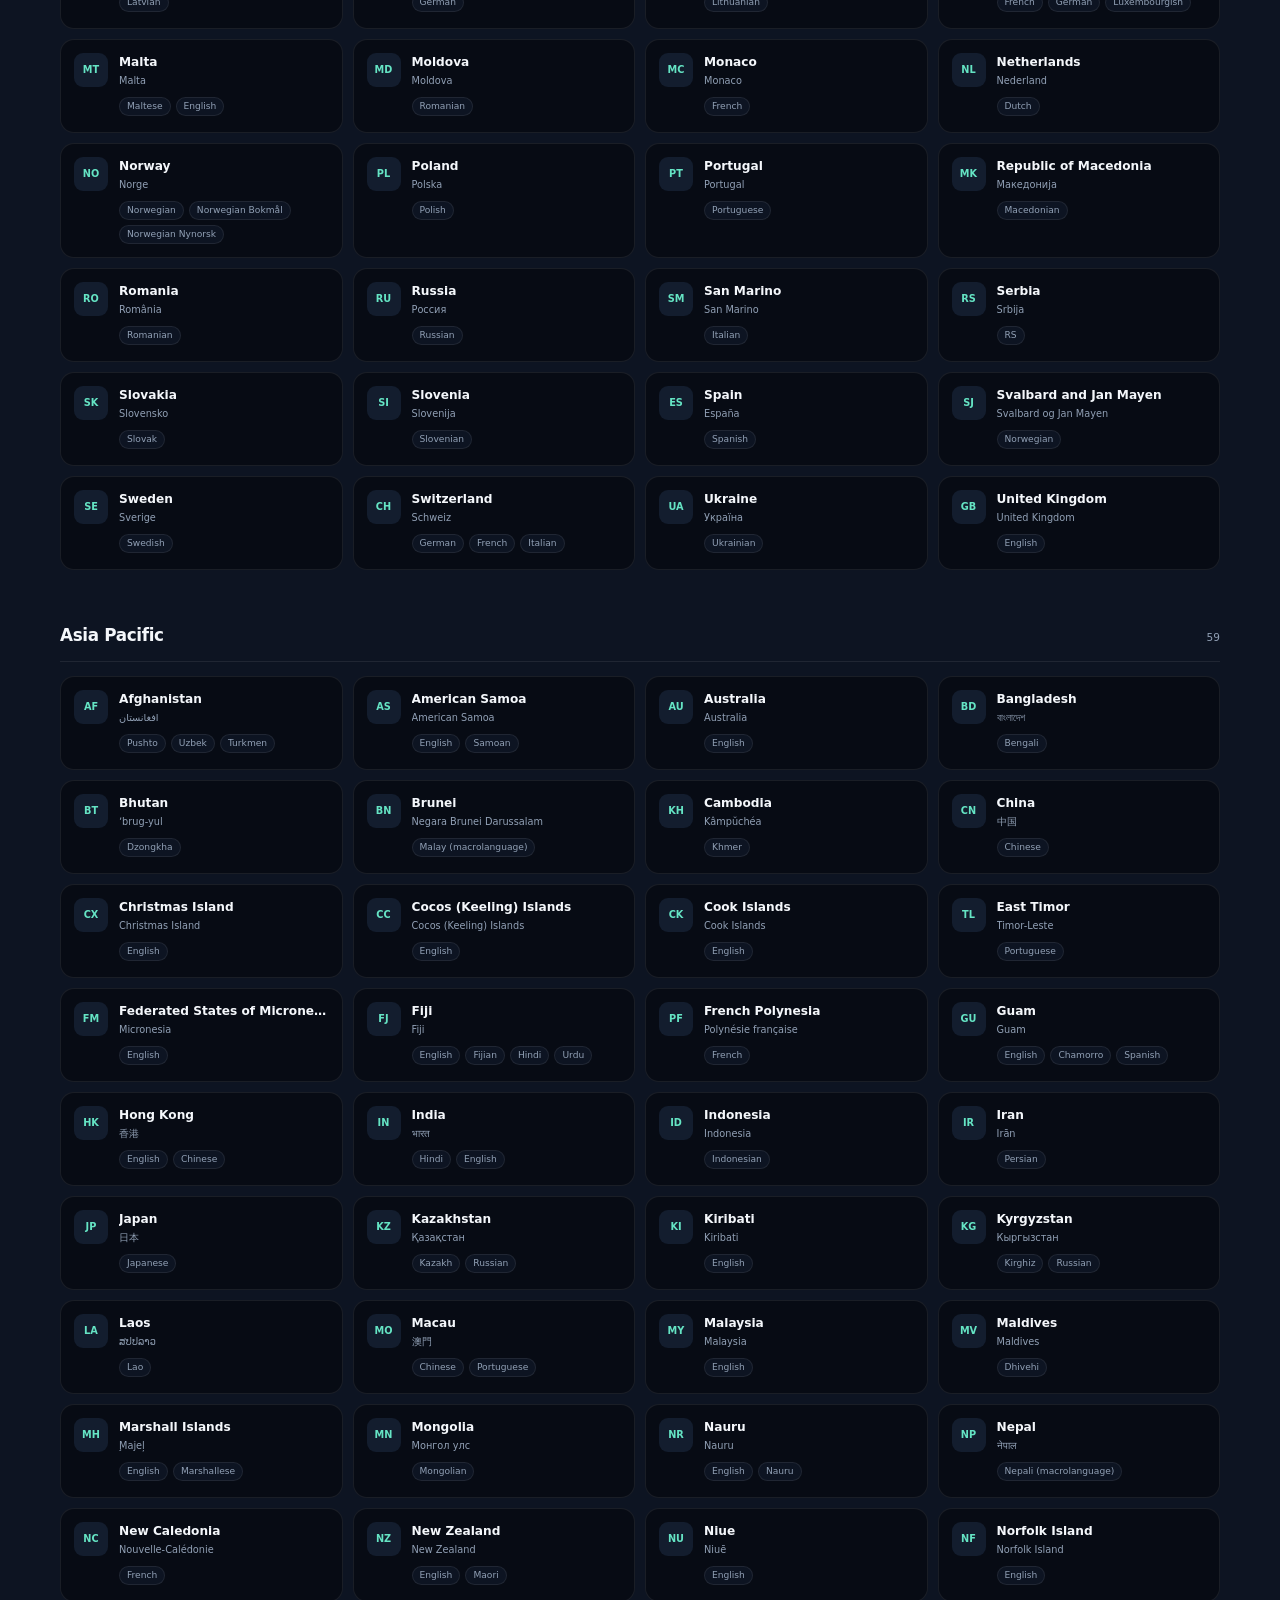
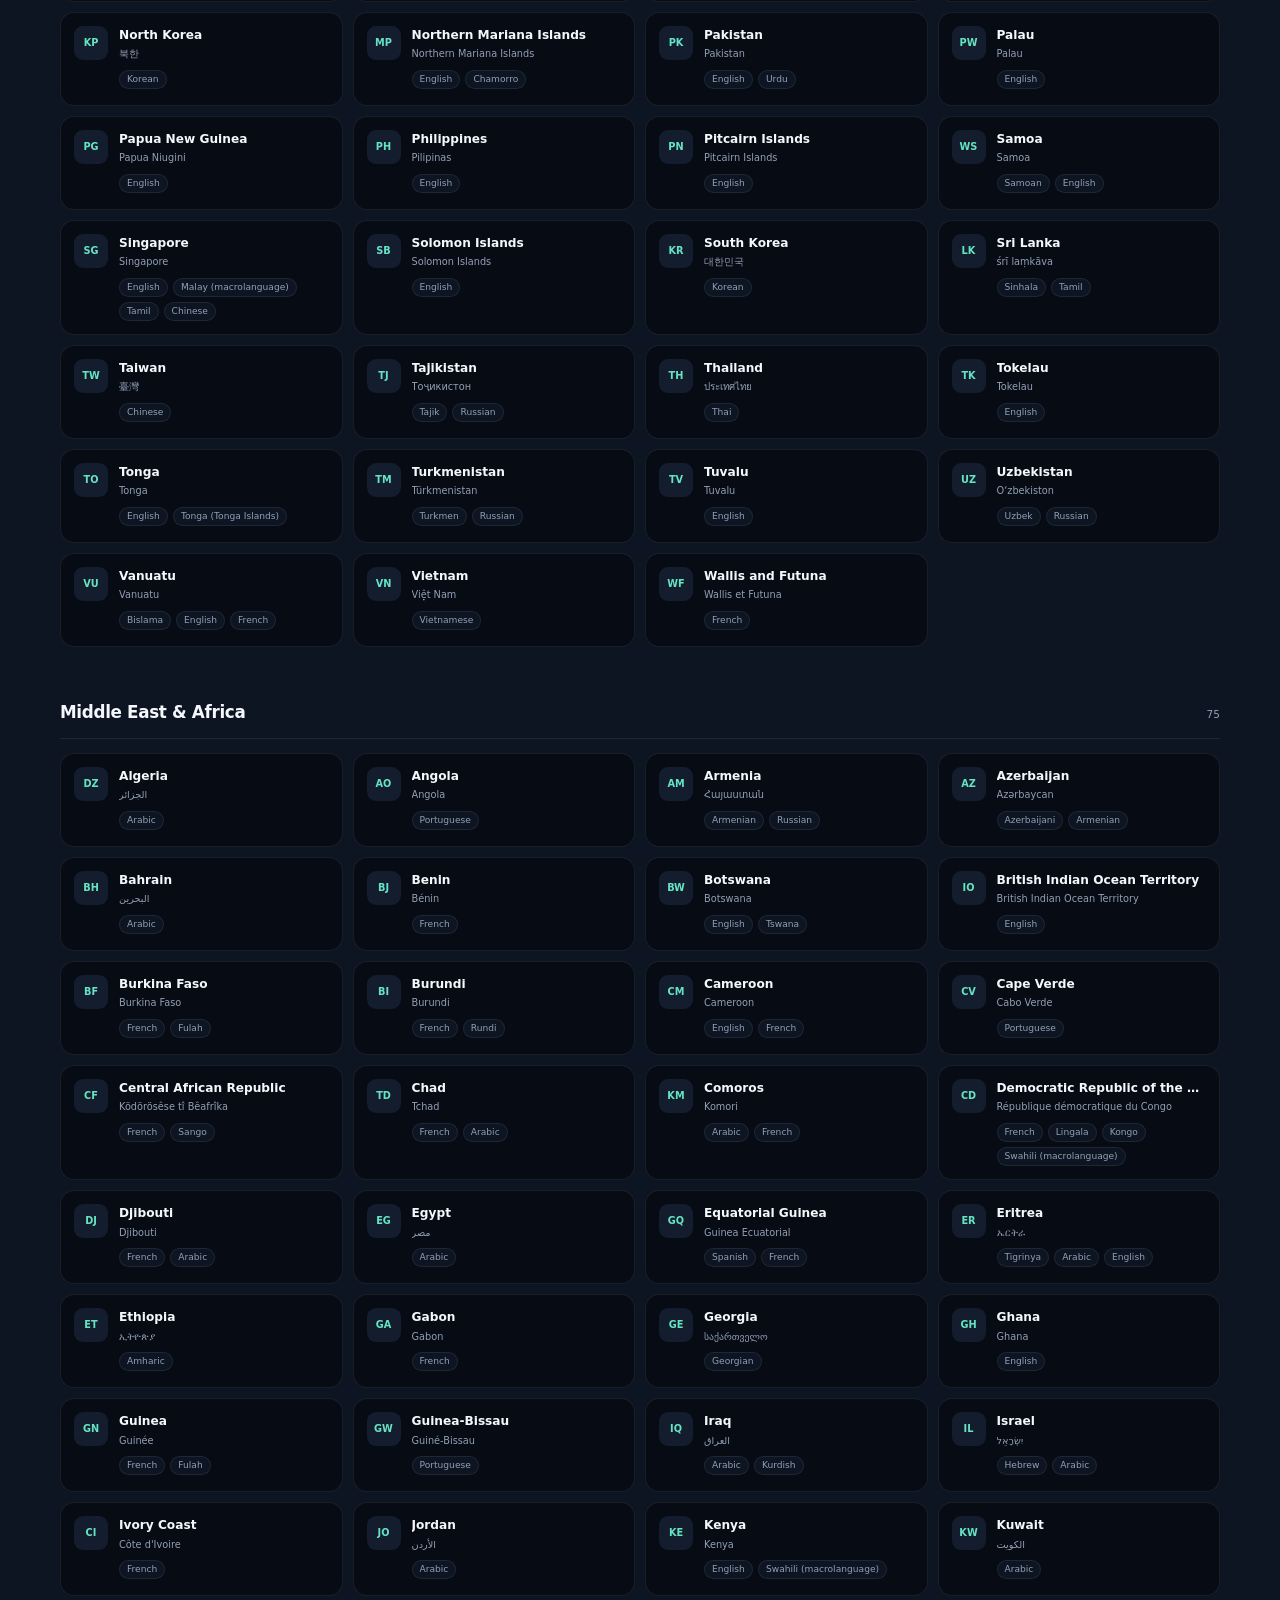
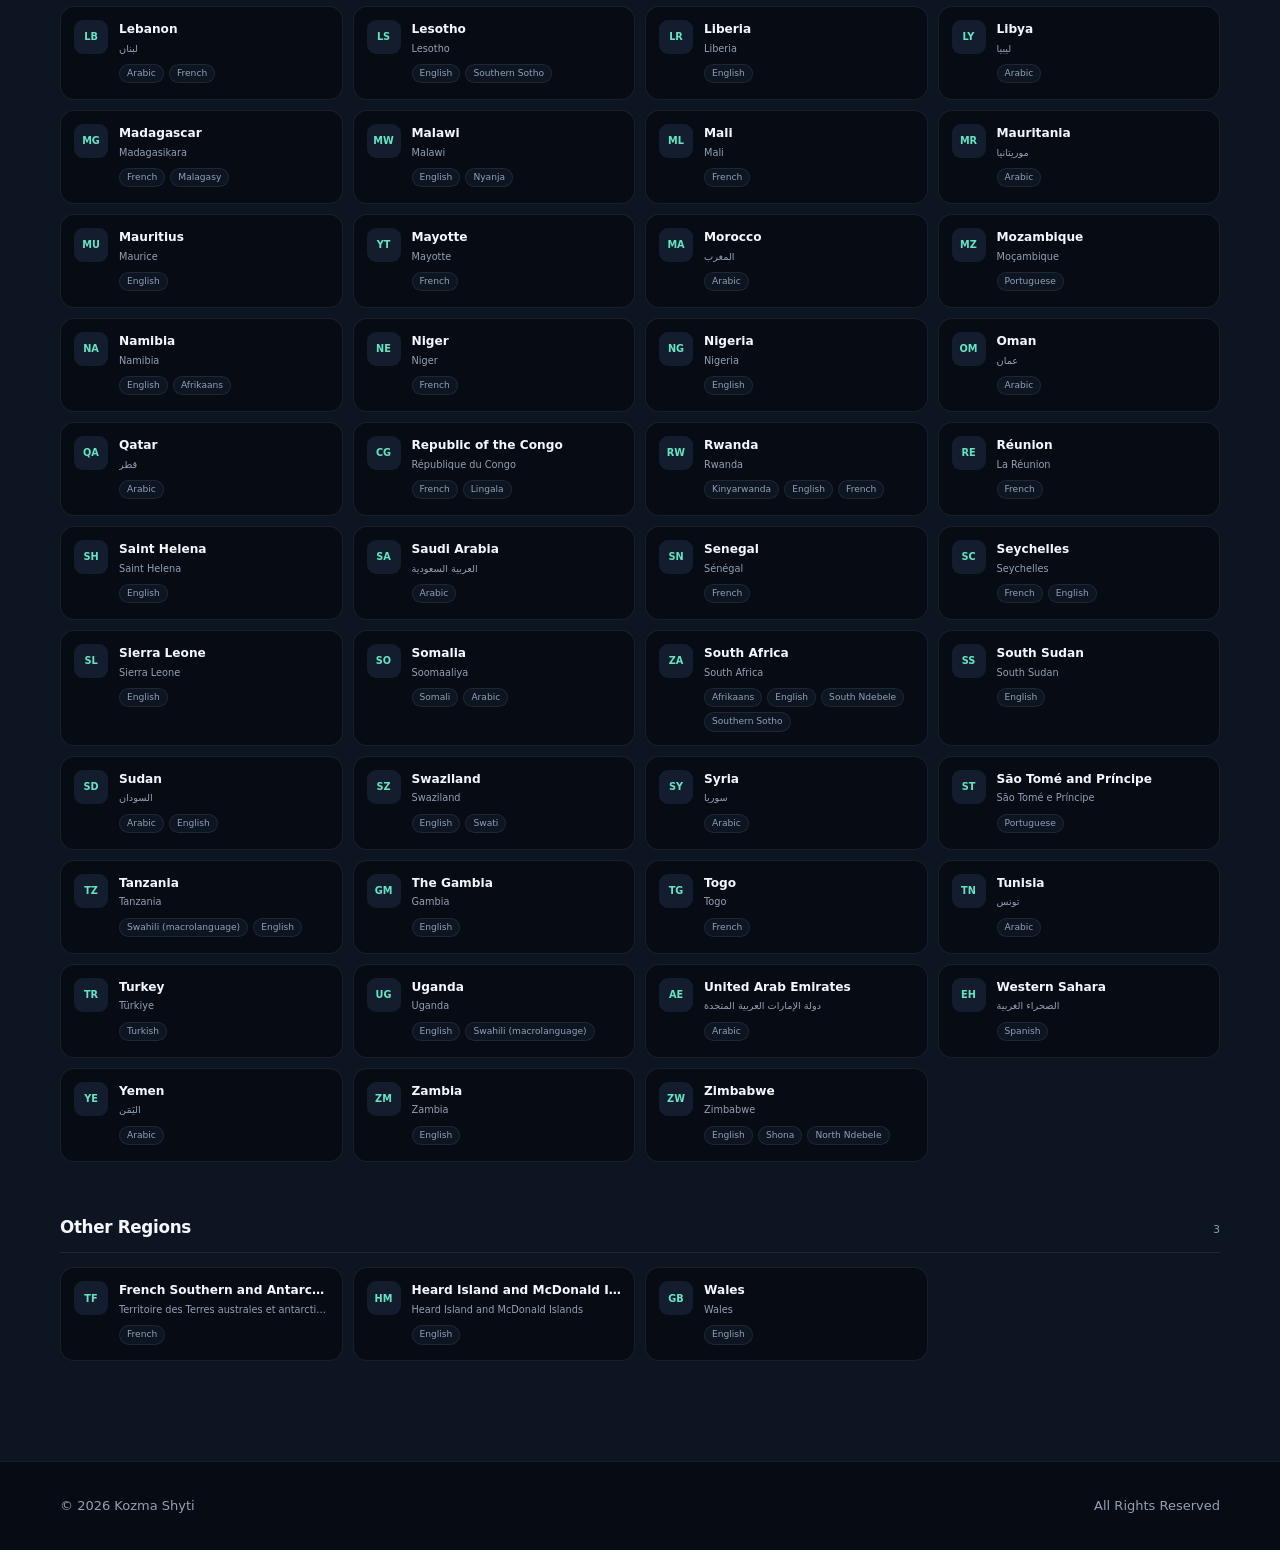
<file: languages.html>
<!DOCTYPE html>
<html lang="en">
<head>
    <meta charset="UTF-8">
    <meta name="viewport" content="width=device-width, initial-scale=1.0">
    <meta name="description" content="Choose your country or region">
    <title>Country / Region | Kozma Shyti</title>

    <link rel="icon" type="image/png" href="logo.png">
    <link rel="stylesheet" href="languages.css">
</head>
<body>
    <header class="language-page-nav">
        <div class="language-nav-inner">
            <a href="index.html" class="language-page-logo" aria-label="Portfolio">
                <img src="logo.png" alt="Kozma Shyti logo">
            </a>

            <div class="language-nav-actions">
                <a href="index.html" class="language-back">Portfolio</a>
                <button
                    id="languagesThemeBtn"
                    class="language-theme-btn"
                    type="button"
                    aria-label="Change theme"
                >☾</button>
            </div>
        </div>
    </header>

    <main>
        <section class="language-hero">
            <div class="language-container">
                <p class="language-kicker">COUNTRY / REGION</p>
                <h1>Choose your <span>country or region.</span></h1>

                <p class="language-intro">
                    Choose your country or region, then select the language you want to use on the portfolio.
                </p>

                <div class="language-search-wrap">
                    <svg viewBox="0 0 24 24" fill="none" aria-hidden="true">
                        <circle cx="11" cy="11" r="6.5"></circle>
                        <path d="m16 16 4 4"></path>
                    </svg>
                    <input
                        id="countrySearch"
                        type="search"
                        placeholder="Search country, region or language..."
                        autocomplete="off"
                    >
                </div>

                <p id="countryStatus" class="language-status" aria-live="polite"></p>
            </div>
        </section>

        <section class="country-directory-section">
            <div class="language-container">
                <div class="country-toolbar">
                    <div>
                        <p class="language-section-kicker">GLOBAL DIRECTORY</p>
                        <h2>Country / Region</h2>
                    </div>
                    <span id="countryCount" class="language-count"></span>
                </div>

                <div id="countryRegions"></div>

                <div id="countryEmpty" class="language-empty" hidden>
                    No countries found.
                </div>
            </div>
        </section>
    </main>

    <footer class="page-simple-footer">
        <div class="page-simple-footer-inner">
            <span>© 2026 Kozma Shyti</span>
            <span class="page-rights">All Rights Reserved</span>
        </div>
    </footer>


    <script src="languages.js"></script>
</body>
</html>
</file>
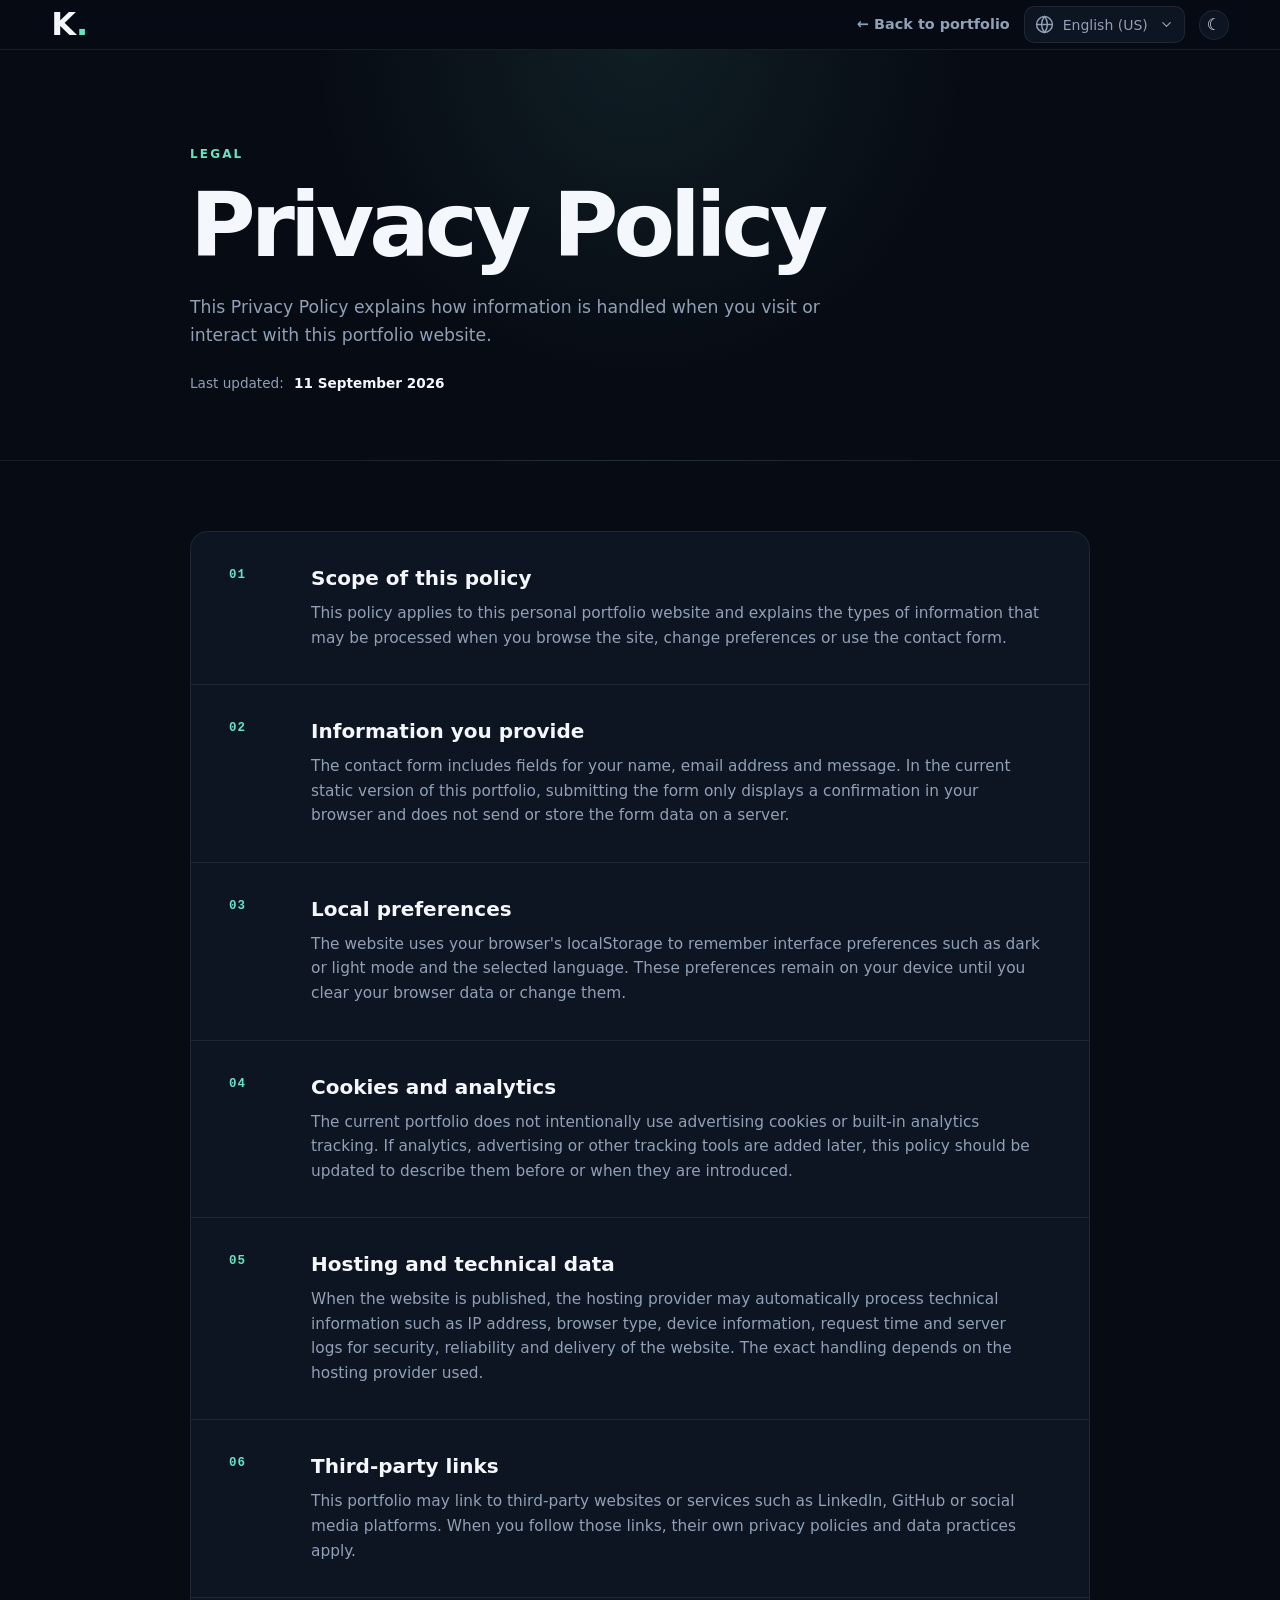
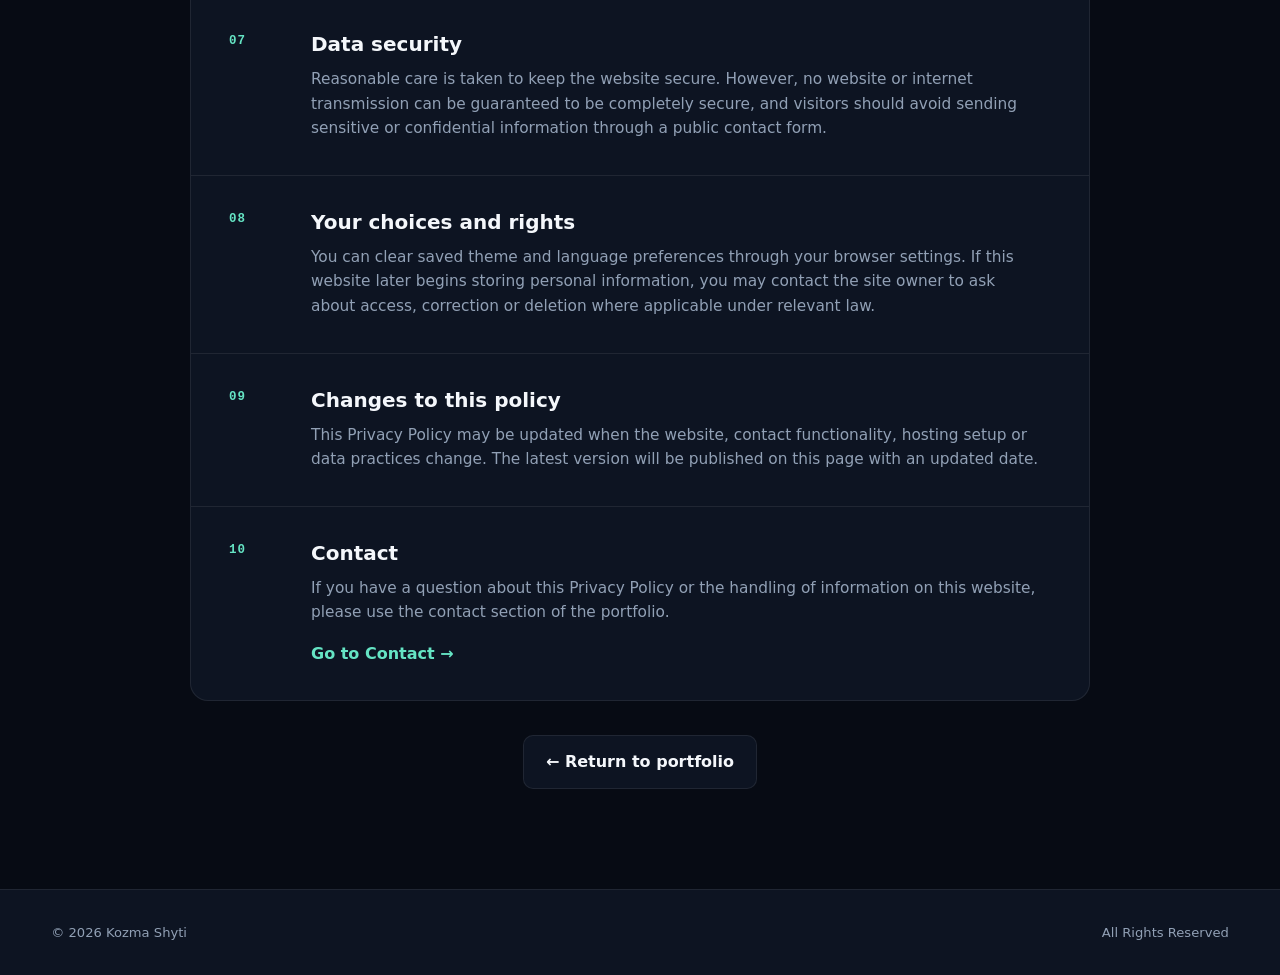
<file: privacy.html>
<!DOCTYPE html>
<html lang="en">
<head>
    <meta charset="UTF-8">
    <meta name="viewport" content="width=device-width, initial-scale=1.0">
    <meta name="description" content="Privacy Policy for the Kozma Shyti portfolio website.">
    <meta name="author" content="Kozma Shyti">
    <title>Privacy Policy | Kozma Shyti</title>
    <link rel="icon" type="image/png" href="logo.png">
    <link rel="shortcut icon" type="image/png" href="logo.png">
    <link rel="stylesheet" href="style.css">
    <link rel="stylesheet" href="privacy.css">
</head>
<body class="legal-page">
    <header class="navbar legal-navbar">
        <div class="container nav-container">
            <a href="index.html#home" class="logo" aria-label="Back to portfolio">
                K<span>.</span>
            </a>
            <div class="legal-nav-actions">
                <a href="index.html#home" class="legal-back-link" data-i18n="backPortfolio">
                    ← Back to portfolio
                </a>
                <div class="language-switcher" id="languageSwitcher">
                    <div class="language-menu" id="languageMenu" role="menu" aria-label="Choose language">
                        <button class="language-option active" type="button" data-lang="en" role="menuitem">
                            <span>English (US)</span>
                            <span class="language-check" aria-hidden="true">✓</span>
                        </button>
                        <button class="language-option" type="button" data-lang="sq" role="menuitem">
                            <span>Shqip (AL)</span>
                            <span class="language-check" aria-hidden="true">✓</span>
                        </button>
                    </div>
                    <button
                        class="lang-selector legal-lang-selector"
                        id="languageBtn"
                        type="button"
                        aria-label="Choose language"
                        aria-haspopup="true"
                        aria-expanded="false"
                        aria-controls="languageMenu"
                    >
                        <svg class="language-globe" xmlns="http://www.w3.org/2000/svg" width="19" height="19" viewBox="0 0 24 24" fill="none" stroke="currentColor" stroke-width="1.8" aria-hidden="true">
                            <circle cx="12" cy="12" r="10"></circle>
                            <line x1="2" y1="12" x2="22" y2="12"></line>
                            <path d="M12 2a15.3 15.3 0 0 1 0 20 15.3 15.3 0 0 1 0-20z"></path>
                        </svg>
                        <span id="currentLanguage">English (US)</span>
                        <svg class="language-chevron" xmlns="http://www.w3.org/2000/svg" width="15" height="15" viewBox="0 0 24 24" fill="none" stroke="currentColor" stroke-width="2" stroke-linecap="round" stroke-linejoin="round" aria-hidden="true">
                            <polyline points="6 9 12 15 18 9"></polyline>
                        </svg>
                    </button>
                </div>
                <button id="themeBtn" class="icon-btn" aria-label="Change theme" type="button">☾</button>
            </div>
        </div>
    </header>
    <main class="legal-main">
        <section class="legal-hero">
            <div class="container legal-container">
                <p class="eyebrow" data-i18n="eyebrow">LEGAL</p>
                <h1 data-i18n="title">Privacy Policy</h1>
                <p class="legal-intro" data-i18n="intro">
                    This Privacy Policy explains how information is handled when you visit or interact with this portfolio website.
                </p>
                <p class="legal-updated">
                    <span data-i18n="lastUpdated">Last updated:</span>
                    <strong data-i18n="updatedDate">11 September 2026</strong>
                </p>
            </div>
        </section>
        <section class="legal-content-section">
            <div class="container legal-container">
                <article class="legal-card">
                    <section class="legal-block">
                        <span class="legal-number">01</span>
                        <div>
                            <h2 data-i18n="scopeTitle">Scope of this policy</h2>
                            <p data-i18n="scopeText">
                                This policy applies to this personal portfolio website and explains the types of information that may be processed when you browse the site, change preferences or use the contact form.
                            </p>
                        </div>
                    </section>
                    <section class="legal-block">
                        <span class="legal-number">02</span>
                        <div>
                            <h2 data-i18n="collectTitle">Information you provide</h2>
                            <p data-i18n="collectText">
                                The contact form includes fields for your name, email address and message. In the current static version of this portfolio, submitting the form only displays a confirmation in your browser and does not send or store the form data on a server.
                            </p>
                        </div>
                    </section>
                    <section class="legal-block">
                        <span class="legal-number">03</span>
                        <div>
                            <h2 data-i18n="preferencesTitle">Local preferences</h2>
                            <p data-i18n="preferencesText">
                                The website uses your browser's localStorage to remember interface preferences such as dark or light mode and the selected language. These preferences remain on your device until you clear your browser data or change them.
                            </p>
                        </div>
                    </section>
                    <section class="legal-block">
                        <span class="legal-number">04</span>
                        <div>
                            <h2 data-i18n="cookiesTitle">Cookies and analytics</h2>
                            <p data-i18n="cookiesText">
                                The current portfolio does not intentionally use advertising cookies or built-in analytics tracking. If analytics, advertising or other tracking tools are added later, this policy should be updated to describe them before or when they are introduced.
                            </p>
                        </div>
                    </section>
                    <section class="legal-block">
                        <span class="legal-number">05</span>
                        <div>
                            <h2 data-i18n="hostingTitle">Hosting and technical data</h2>
                            <p data-i18n="hostingText">
                                When the website is published, the hosting provider may automatically process technical information such as IP address, browser type, device information, request time and server logs for security, reliability and delivery of the website. The exact handling depends on the hosting provider used.
                            </p>
                        </div>
                    </section>
                    <section class="legal-block">
                        <span class="legal-number">06</span>
                        <div>
                            <h2 data-i18n="linksTitle">Third-party links</h2>
                            <p data-i18n="linksText">
                                This portfolio may link to third-party websites or services such as LinkedIn, GitHub or social media platforms. When you follow those links, their own privacy policies and data practices apply.
                            </p>
                        </div>
                    </section>
                    <section class="legal-block">
                        <span class="legal-number">07</span>
                        <div>
                            <h2 data-i18n="securityTitle">Data security</h2>
                            <p data-i18n="securityText">
                                Reasonable care is taken to keep the website secure. However, no website or internet transmission can be guaranteed to be completely secure, and visitors should avoid sending sensitive or confidential information through a public contact form.
                            </p>
                        </div>
                    </section>
                    <section class="legal-block">
                        <span class="legal-number">08</span>
                        <div>
                            <h2 data-i18n="rightsTitle">Your choices and rights</h2>
                            <p data-i18n="rightsText">
                                You can clear saved theme and language preferences through your browser settings. If this website later begins storing personal information, you may contact the site owner to ask about access, correction or deletion where applicable under relevant law.
                            </p>
                        </div>
                    </section>
                    <section class="legal-block">
                        <span class="legal-number">09</span>
                        <div>
                            <h2 data-i18n="changesTitle">Changes to this policy</h2>
                            <p data-i18n="changesText">
                                This Privacy Policy may be updated when the website, contact functionality, hosting setup or data practices change. The latest version will be published on this page with an updated date.
                            </p>
                        </div>
                    </section>
                    <section class="legal-block">
                        <span class="legal-number">10</span>
                        <div>
                            <h2 data-i18n="contactTitle">Contact</h2>
                            <p data-i18n="contactText">
                                If you have a question about this Privacy Policy or the handling of information on this website, please use the contact section of the portfolio.
                            </p>
                            <a href="index.html#contact" class="legal-contact-link" data-i18n="contactButton">
                                Go to Contact →
                            </a>
                        </div>
                    </section>
                </article>
                <div class="legal-bottom-actions">
                    <a href="index.html#home" class="btn btn-outline" data-i18n="returnButton">
                        ← Return to portfolio
                    </a>
                </div>
            </div>
        </section>
    </main>
    <footer class="legal-footer">
        <div class="container legal-footer-inner">
            <span>© 2026 Kozma Shyti</span>
            <span data-i18n="rights">All Rights Reserved</span>
        </div>
    </footer>
    <script src="privacy.js"></script>
    <script src="auto-translate.js"></script>
</body>
</html>
</file>
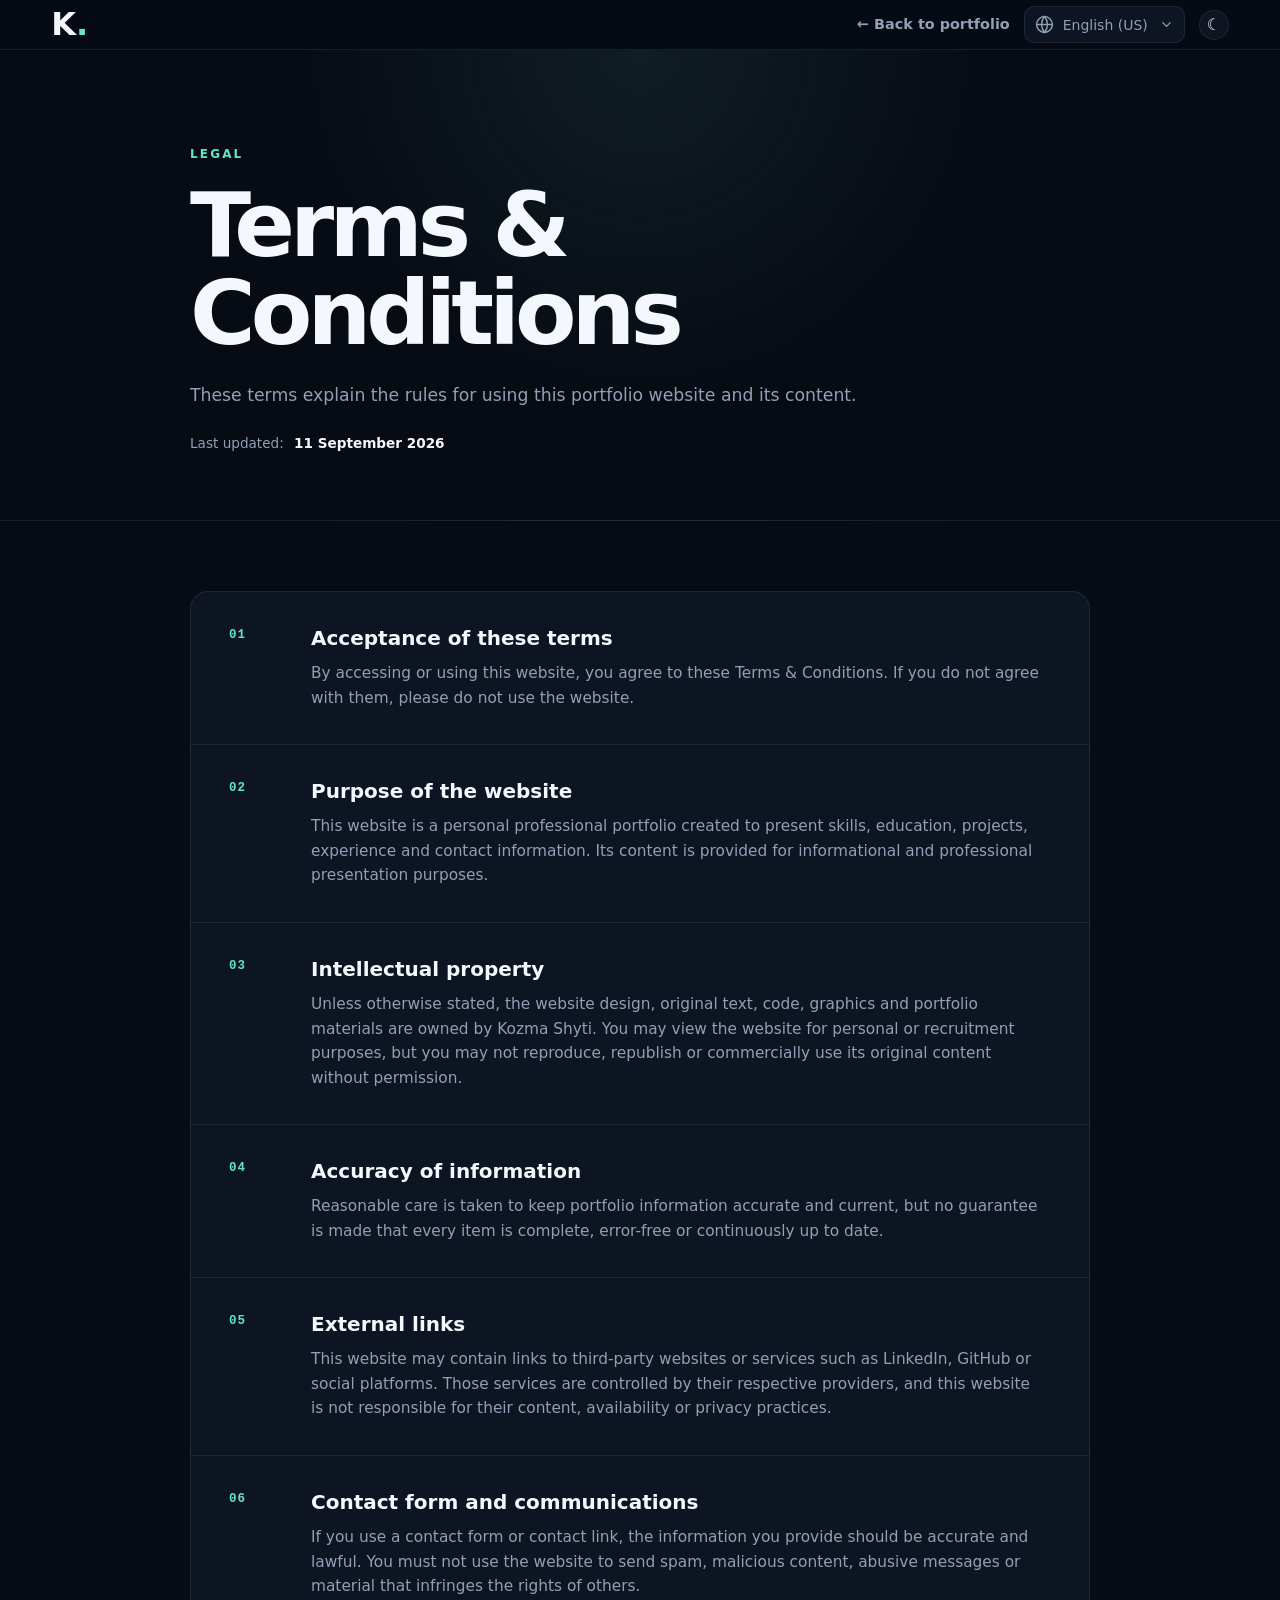
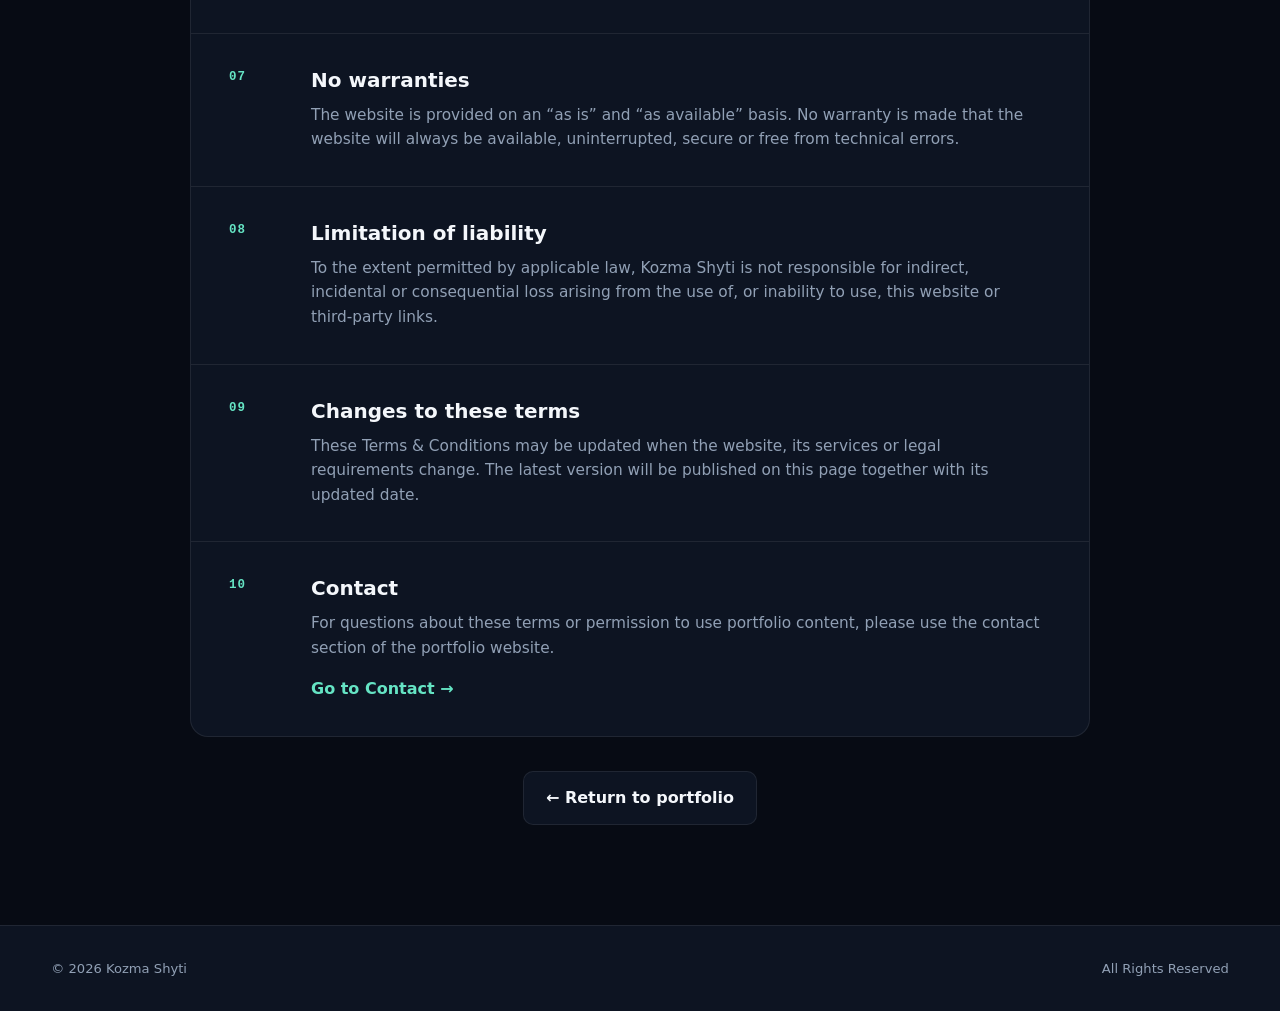
<file: terms.html>
<!DOCTYPE html>
<html lang="en">
<head>
    <meta charset="UTF-8">
    <meta name="viewport" content="width=device-width, initial-scale=1.0">
    <meta name="description" content="Terms and Conditions for the Kozma Shyti portfolio website.">
    <meta name="author" content="Kozma Shyti">
    <title>Terms & Conditions | Kozma Shyti</title>
    <link rel="icon" type="image/png" href="logo.png">
    <link rel="shortcut icon" type="image/png" href="logo.png">
    <link rel="stylesheet" href="style.css">
    <link rel="stylesheet" href="terms.css">
</head>
<body class="legal-page">
    <header class="navbar legal-navbar">
        <div class="container nav-container">
            <a href="index.html#home" class="logo" aria-label="Back to portfolio">
                K<span>.</span>
            </a>
            <div class="legal-nav-actions">
                <a href="index.html#home" class="legal-back-link" data-i18n="backPortfolio">
                    ← Back to portfolio
                </a>
                <div class="language-switcher" id="languageSwitcher">
                    <div class="language-menu" id="languageMenu" role="menu" aria-label="Choose language">
                        <button class="language-option active" type="button" data-lang="en" role="menuitem">
                            <span>English (US)</span>
                            <span class="language-check" aria-hidden="true">✓</span>
                        </button>
                        <button class="language-option" type="button" data-lang="sq" role="menuitem">
                            <span>Shqip (AL)</span>
                            <span class="language-check" aria-hidden="true">✓</span>
                        </button>
                    </div>
                    <button
                        class="lang-selector legal-lang-selector"
                        id="languageBtn"
                        type="button"
                        aria-label="Choose language"
                        aria-haspopup="true"
                        aria-expanded="false"
                        aria-controls="languageMenu"
                    >
                        <svg class="language-globe" xmlns="http://www.w3.org/2000/svg" width="19" height="19" viewBox="0 0 24 24" fill="none" stroke="currentColor" stroke-width="1.8" aria-hidden="true">
                            <circle cx="12" cy="12" r="10"></circle>
                            <line x1="2" y1="12" x2="22" y2="12"></line>
                            <path d="M12 2a15.3 15.3 0 0 1 0 20 15.3 15.3 0 0 1 0-20z"></path>
                        </svg>
                        <span id="currentLanguage">English (US)</span>
                        <svg class="language-chevron" xmlns="http://www.w3.org/2000/svg" width="15" height="15" viewBox="0 0 24 24" fill="none" stroke="currentColor" stroke-width="2" stroke-linecap="round" stroke-linejoin="round" aria-hidden="true">
                            <polyline points="6 9 12 15 18 9"></polyline>
                        </svg>
                    </button>
                </div>
                <button id="themeBtn" class="icon-btn" aria-label="Change theme" type="button">☾</button>
            </div>
        </div>
    </header>
    <main class="legal-main">
        <section class="legal-hero">
            <div class="container legal-container">
                <p class="eyebrow" data-i18n="eyebrow">LEGAL</p>
                <h1 data-i18n="title">Terms & Conditions</h1>
                <p class="legal-intro" data-i18n="intro">
                    These terms explain the rules for using this portfolio website and its content.
                </p>
                <p class="legal-updated">
                    <span data-i18n="lastUpdated">Last updated:</span>
                    <strong data-i18n="updatedDate">11 September 2026</strong>
                </p>
            </div>
        </section>
        <section class="legal-content-section">
            <div class="container legal-container">
                <article class="legal-card">
                    <section class="legal-block">
                        <span class="legal-number">01</span>
                        <div>
                            <h2 data-i18n="acceptTitle">Acceptance of these terms</h2>
                            <p data-i18n="acceptText">
                                By accessing or using this website, you agree to these Terms & Conditions. If you do not agree with them, please do not use the website.
                            </p>
                        </div>
                    </section>
                    <section class="legal-block">
                        <span class="legal-number">02</span>
                        <div>
                            <h2 data-i18n="purposeTitle">Purpose of the website</h2>
                            <p data-i18n="purposeText">
                                This website is a personal professional portfolio created to present skills, education, projects, experience and contact information. Its content is provided for informational and professional presentation purposes.
                            </p>
                        </div>
                    </section>
                    <section class="legal-block">
                        <span class="legal-number">03</span>
                        <div>
                            <h2 data-i18n="ipTitle">Intellectual property</h2>
                            <p data-i18n="ipText">
                                Unless otherwise stated, the website design, original text, code, graphics and portfolio materials are owned by Kozma Shyti. You may view the website for personal or recruitment purposes, but you may not reproduce, republish or commercially use its original content without permission.
                            </p>
                        </div>
                    </section>
                    <section class="legal-block">
                        <span class="legal-number">04</span>
                        <div>
                            <h2 data-i18n="accuracyTitle">Accuracy of information</h2>
                            <p data-i18n="accuracyText">
                                Reasonable care is taken to keep portfolio information accurate and current, but no guarantee is made that every item is complete, error-free or continuously up to date.
                            </p>
                        </div>
                    </section>
                    <section class="legal-block">
                        <span class="legal-number">05</span>
                        <div>
                            <h2 data-i18n="linksTitle">External links</h2>
                            <p data-i18n="linksText">
                                This website may contain links to third-party websites or services such as LinkedIn, GitHub or social platforms. Those services are controlled by their respective providers, and this website is not responsible for their content, availability or privacy practices.
                            </p>
                        </div>
                    </section>
                    <section class="legal-block">
                        <span class="legal-number">06</span>
                        <div>
                            <h2 data-i18n="contactTitle">Contact form and communications</h2>
                            <p data-i18n="contactText">
                                If you use a contact form or contact link, the information you provide should be accurate and lawful. You must not use the website to send spam, malicious content, abusive messages or material that infringes the rights of others.
                            </p>
                        </div>
                    </section>
                    <section class="legal-block">
                        <span class="legal-number">07</span>
                        <div>
                            <h2 data-i18n="warrantyTitle">No warranties</h2>
                            <p data-i18n="warrantyText">
                                The website is provided on an “as is” and “as available” basis. No warranty is made that the website will always be available, uninterrupted, secure or free from technical errors.
                            </p>
                        </div>
                    </section>
                    <section class="legal-block">
                        <span class="legal-number">08</span>
                        <div>
                            <h2 data-i18n="liabilityTitle">Limitation of liability</h2>
                            <p data-i18n="liabilityText">
                                To the extent permitted by applicable law, Kozma Shyti is not responsible for indirect, incidental or consequential loss arising from the use of, or inability to use, this website or third-party links.
                            </p>
                        </div>
                    </section>
                    <section class="legal-block">
                        <span class="legal-number">09</span>
                        <div>
                            <h2 data-i18n="changesTitle">Changes to these terms</h2>
                            <p data-i18n="changesText">
                                These Terms & Conditions may be updated when the website, its services or legal requirements change. The latest version will be published on this page together with its updated date.
                            </p>
                        </div>
                    </section>
                    <section class="legal-block">
                        <span class="legal-number">10</span>
                        <div>
                            <h2 data-i18n="contactMeTitle">Contact</h2>
                            <p data-i18n="contactMeText">
                                For questions about these terms or permission to use portfolio content, please use the contact section of the portfolio website.
                            </p>
                            <a class="legal-contact-link" href="index.html#contact" data-i18n="contactButton">Go to Contact →</a>
                        </div>
                    </section>
                </article>
                <div class="legal-bottom-actions">
                    <a href="index.html#home" class="btn btn-outline" data-i18n="returnButton">← Return to portfolio</a>
                </div>
            </div>
        </section>
    </main>
    <footer class="legal-footer">
        <div class="container legal-footer-inner">
            <span>© 2026 Kozma Shyti</span>
            <span data-i18n="rights">All Rights Reserved</span>
        </div>
    </footer>
    <script src="terms.js"></script>
    <script src="auto-translate.js"></script>
</body>
</html>
</file>
<file: style.css>
:root {
    --background: #070b14;
    --surface: #0d1422;
    --surface-light: #131d2e;
    --text: #f4f7fb;
    --muted: #91a0b5;
    --primary: #65e4c4;
    --secondary: #8b7cff;
    --border: rgba(255,255,255,0.08);
    --container: 1180px;
    --radius: 18px;
    --transition: 0.25s ease;
}
.light {
    --background: #f5f7fb;
    --surface: #ffffff;
    --surface-light: #eef2f7;
    --text: #111827;
    --muted: #607087;
    --border: rgba(0,0,0,0.1);
}
* {
    margin: 0;
    padding: 0;
    box-sizing: border-box;
}
html {
    scroll-behavior: auto;
}
body {
    font-family:
        Inter,
        system-ui,
        -apple-system,
        sans-serif;
    background: var(--background);
    color: var(--text);
    line-height: 1.6;
    transition:
        background .3s ease,
        color .3s ease;
}
a {
    color: inherit;
    text-decoration: none;
}
button,
input,
textarea {
    font: inherit;
}
.container {
    width: min(
        92%,
        var(--container)
    );
    margin: auto;
}
.navbar {
    position: sticky;
    top: 0;
    z-index: 1000;
    height: 76px;
    background:
        rgba(7,11,20,.85);
    backdrop-filter:
        blur(18px);
    border-bottom:
        1px solid var(--border);
}
.light .navbar {
    background:
        rgba(245,247,251,.85);
}
.nav-container {
    height: 100%;
    display: flex;
    align-items: center;
    justify-content: space-between;
}
.logo {
    font-size: 2rem;
    font-weight: 800;
}
.logo span {
    color: var(--primary);
}
.nav-menu {
    display: flex;
    gap: 42px;
}
.nav-menu a {
    color: var(--muted);
    font-size: .9rem;
    transition: var(--transition);
}
.nav-menu a:hover {
    color: var(--primary);
}
.nav-actions {
    display: flex;
    align-items: center;
    gap: 10px;
}
.icon-btn,
.menu-btn {
    width: 40px;
    height: 40px;
    border-radius: 50%;
    border: 1px solid var(--border);
    background: var(--surface);
    color: var(--text);
    cursor: pointer;
}
.menu-btn {
    display: none;
    border-radius: 10px;
    font-size: 1.2rem;
}
.hero {
    min-height: calc(100vh - 76px);
    display: flex;
    align-items: center;
    position: relative;
    overflow: hidden;
}
.hero::before {
    content: "";
    position: absolute;
    width: 600px;
    height: 600px;
    background:
        radial-gradient(
            circle,
            rgba(139,124,255,.16),
            transparent 65%
        );
    right: -200px;
    top: 0;
}
.hero-container {
    display: grid;
    grid-template-columns:
        1.1fr .9fr;
    align-items: center;
    gap: 80px;
}
.eyebrow {
    color: var(--primary);
    font-size: .75rem;
    font-weight: 700;
    letter-spacing: .18em;
    margin-bottom: 18px;
}
.hero h1 {
    font-size:
        clamp(
            3rem,
            6vw,
            5.7rem
        );
    line-height: 1.02;
    letter-spacing: -.06em;
}
.hero h1 span {
    display: block;
    color: var(--primary);
}
.hero-description {
    max-width: 650px;
    color: var(--muted);
    font-size: 1.08rem;
    margin: 28px 0 35px;
}
.hero-buttons {
    display: flex;
    gap: 14px;
    flex-wrap: wrap;
}
.btn {
    display: inline-flex;
    align-items: center;
    justify-content: center;
    padding: 13px 22px;
    border-radius: 10px;
    font-weight: 600;
    border: 1px solid transparent;
    cursor: pointer;
    transition:
        transform var(--transition),
        opacity var(--transition);
}
.btn:hover {
    transform: translateY(-3px);
    opacity: .9;
}
.btn-primary {
    background: var(--primary);
    color: #061313;
}
.btn-outline {
    border-color: var(--border);
    background: var(--surface);
    color: var(--text);
}
.hero-stats {
    display: flex;
    gap: 45px;
    margin-top: 55px;
}
.hero-stats div {
    display: flex;
    flex-direction: column;
}
.hero-stats strong {
    font-size: 1.6rem;
}
.hero-stats span {
    color: var(--muted);
    font-size: .8rem;
}
.hero-visual {
    position: relative;
    display: flex;
    justify-content: center;
    align-items: center;
}
.glow {
    position: absolute;
    width: 300px;
    height: 300px;
    background:
        linear-gradient(
            135deg,
            var(--primary),
            var(--secondary)
        );
    border-radius: 50%;
    filter: blur(90px);
    opacity: .25;
}
.terminal {
    position: relative;
    width: min(
        100%,
        500px
    );
    background: #0b111d;
    border:
        1px solid
        rgba(255,255,255,.1);
    border-radius: var(--radius);
    overflow: hidden;
    box-shadow:
        0 30px 80px
        rgba(0,0,0,.35);
}
.terminal-header {
    height: 48px;
    padding: 0 18px;
    display: flex;
    align-items: center;
    gap: 15px;
    border-bottom:
        1px solid
        rgba(255,255,255,.08);
    color: #8290a5;
    font-size: .8rem;
}
.terminal-dots {
    display: flex;
    gap: 6px;
}
.terminal-dots span {
    width: 9px;
    height: 9px;
    border-radius: 50%;
    background: #596579;
}
.terminal-body {
    padding: 30px;
    overflow-x: auto;
}
.terminal pre {
    color: #d7deeb;
    font-size: .85rem;
    line-height: 1.8;
}
.purple {
    color: #b19cff;
}
.green {
    color: #65e4c4;
}
.section {
    padding: 120px 0;
}
.section-alt {
    background: var(--surface);
}
.section-heading {
    max-width: 750px;
    margin-bottom: 55px;
}
.section-heading h2 {
    font-size:
        clamp(
            2.2rem,
            4vw,
            3.8rem
        );
    line-height: 1.1;
    letter-spacing: -.045em;
}
.about-grid {
    display: grid;
    grid-template-columns:
        1.3fr .7fr;
    gap: 70px;
}
.about-text {
    max-width: 650px;
}
.about-text p {
    color: var(--muted);
    margin-bottom: 22px;
    font-size: 1.05rem;
}
.text-link {
    color: var(--primary);
    font-weight: 600;
}
.about-card {
    background: var(--surface);
    border:
        1px solid
        var(--border);
    padding: 35px;
    border-radius: var(--radius);
}
.about-icon {
    color: var(--primary);
    font-family: monospace;
    font-size: 2rem;
    margin-bottom: 25px;
}
.about-card h3 {
    margin-bottom: 10px;
}
.about-card p {
    color: var(--muted);
}
.skills-grid {
    display: grid;
    grid-template-columns:
        repeat(4,1fr);
    gap: 18px;
}
.skill-card {
    padding: 30px;
    background: var(--background);
    border:
        1px solid
        var(--border);
    border-radius: var(--radius);
    transition: var(--transition);
}
.skill-card:hover {
    transform: translateY(-6px);
    border-color:
        rgba(101,228,196,.35);
}
.skill-icon {
    color: var(--primary);
    font-weight: 800;
    font-size: 1.1rem;
    margin-bottom: 25px;
}
.skill-card h3 {
    margin-bottom: 8px;
}
.skill-card p {
    color: var(--muted);
    font-size: .9rem;
}
.projects-grid {
    display: grid;
    grid-template-columns:
        repeat(3,1fr);
    gap: 20px;
}
.project-card {
    overflow: hidden;
    background: var(--surface);
    border:
        1px solid
        var(--border);
    border-radius: var(--radius);
    transition: var(--transition);
}
.project-card:hover {
    transform: translateY(-7px);
    border-color:
        rgba(101,228,196,.35);
}
.project-image {
    height: 210px;
    display: flex;
    align-items: center;
    justify-content: center;
    font-size: 2rem;
    font-weight: 800;
    letter-spacing: .1em;
}
.project-one {
    background:
        linear-gradient(
            135deg,
            #0d4d4b,
            #182c5c
        );
}
.project-two {
    background:
        linear-gradient(
            135deg,
            #2d1b57,
            #143a53
        );
}
.project-three {
    background:
        linear-gradient(
            135deg,
            #3d1c43,
            #123f3d
        );
}
.project-content {
    padding: 28px;
}
.project-category {
    color: var(--primary);
    font-size: .7rem;
    font-weight: 700;
    letter-spacing: .12em;
    margin-bottom: 10px;
}
.project-content h3 {
    font-size: 1.35rem;
    margin-bottom: 10px;
}
.project-content > p:not(.project-category) {
    color: var(--muted);
    font-size: .9rem;
    margin-bottom: 20px;
}
.project-tags {
    display: flex;
    gap: 7px;
    flex-wrap: wrap;
    margin-bottom: 25px;
}
.project-tags span {
    padding: 5px 9px;
    border-radius: 6px;
    background: var(--surface-light);
    color: var(--muted);
    font-size: .7rem;
}
.project-link {
    color: var(--primary);
    font-size: .85rem;
    font-weight: 600;
}
.contact-section {
    background: var(--surface);
}
.contact-container {
    max-width: 850px;
    text-align: center;
}
.contact-container .section-heading {
    margin-left: auto;
    margin-right: auto;
}
.contact-container .section-heading p:last-child {
    color: var(--muted);
    margin-top: 20px;
}
.contact-form {
    text-align: left;
    margin-top: 45px;
}
.form-row {
    display: grid;
    grid-template-columns:
        1fr 1fr;
    gap: 18px;
}
.form-group {
    margin-bottom: 20px;
}
.form-group label {
    display: block;
    margin-bottom: 8px;
    font-size: .85rem;
    font-weight: 600;
}
.form-group input,
.form-group textarea {
    width: 100%;
    padding: 14px 16px;
    border:
        1px solid
        var(--border);
    border-radius: 10px;
    background: var(--background);
    color: var(--text);
    outline: none;
    transition: var(--transition);
}
.form-group textarea {
    resize: vertical;
}
.form-group input:focus,
.form-group textarea:focus {
    border-color:
        var(--primary);
}
.form-message {
    margin-top: 15px;
    color: var(--primary);
    font-size: .85rem;
}
footer {
    background: var(--background);
    border-top: 1px solid var(--border);
}
.footer-container {
    min-height: 110px;
    display: flex;
    align-items: center;
    justify-content: space-between;
    gap: 30px;
}
.footer-left {
    display: flex;
    align-items: center;
    gap: 28px;
}
.language-switcher {
    position: relative;
    display: inline-flex;
    align-items: center;
    z-index: 20;
}
.lang-selector {
    display: inline-flex;
    align-items: center;
    gap: 9px;
    padding: 7px 0;
    border: 0;
    background: transparent;
    color: var(--muted);
    font-size: 14px;
    line-height: 1;
    cursor: pointer;
    transition:
        color var(--transition),
        opacity var(--transition);
}
.lang-selector:hover,
.language-switcher.open .lang-selector {
    color: var(--primary);
}
.language-globe,
.language-chevron {
    flex: 0 0 auto;
}
.language-chevron {
    margin-left: 2px;
    transition:
        transform var(--transition);
}
.language-switcher.open .language-chevron {
    transform: rotate(180deg);
}
.language-menu {
    position: absolute;
    left: -16px;
    bottom: calc(100% + 14px);
    width: 268px;
    padding: 9px;
    background: var(--surface);
    border: 1px solid var(--border);
    border-radius: 16px;
    box-shadow:
        0 18px 50px rgba(0, 0, 0, 0.28);
    opacity: 0;
    visibility: hidden;
    pointer-events: none;
    transform: translateY(8px);
    transform-origin: bottom left;
    transition:
        opacity var(--transition),
        visibility var(--transition),
        transform var(--transition);
}
.language-switcher.open .language-menu {
    opacity: 1;
    visibility: visible;
    pointer-events: auto;
    transform: translateY(0);
}
.language-option {
    width: 100%;
    min-height: 58px;
    display: flex;
    align-items: center;
    justify-content: space-between;
    gap: 20px;
    padding: 0 18px;
    border: 0;
    border-radius: 11px;
    background: transparent;
    color: var(--text);
    font-size: 15px;
    text-align: left;
    cursor: pointer;
    transition:
        background var(--transition),
        color var(--transition);
}
.language-option:hover {
    background: var(--surface-light);
}
.language-option.active {
    background: var(--surface-light);
    font-weight: 700;
}
.language-check {
    color: var(--primary);
    font-size: 20px;
    font-weight: 800;
    opacity: 0;
    transform: scale(.85);
    transition:
        opacity var(--transition),
        transform var(--transition);
}
.language-option.active .language-check {
    opacity: 1;
    transform: scale(1);
}
.social-icons {
    display: flex;
    align-items: center;
    gap: 16px;
}
.social-icons a {
    color: var(--muted);
    text-decoration: none;
    display: flex;
    align-items: center;
    justify-content: center;
    transition:
        color 0.25s ease,
        transform 0.25s ease;
}
.social-icons a:hover {
    color: var(--primary);
    transform: translateY(-2px);
}
.social-icons svg {
    display: block;
}
.footer-right {
    display: flex;
    align-items: center;
    justify-content: flex-end;
    flex-wrap: wrap;
    gap: 18px;
}
.footer-right a {
    color: var(--muted);
    font-size: 14px;
    text-decoration: none;
    transition:
        color 0.25s ease,
        transform 0.25s ease;
}
.footer-right a:hover {
    color: var(--primary);
    transform: translateY(-1px);
}
.footer-right span {
    color: var(--muted);
    font-size: 14px;
}
.footer-divider {
    width: 1px;
    height: 16px;
    background: rgba(255, 255, 255, 0.18);
}
@media (max-width: 700px) {
    .footer-container {
        min-height: 160px;
        flex-direction: column;
        justify-content: center;
        text-align: center;
        gap: 18px;
    }
    .footer-left {
        flex-direction: column;
        gap: 14px;
    }
    .footer-right {
        justify-content: center;
        gap: 14px;
    }
    .social-icons {
        gap: 14px;
    }
    .lang-selector,
    .footer-right a,
    .footer-right span {
        font-size: 13px;
    }
    .language-menu {
        left: 50%;
        width: min(268px, 86vw);
        transform: translate(-50%, 8px);
        transform-origin: bottom center;
    }
    .language-switcher.open .language-menu {
        transform: translate(-50%, 0);
    }
}
.reveal {
    opacity: 0;
    transform: translateY(25px);
    transition:
        opacity .7s ease,
        transform .7s ease;
}
.reveal.active {
    opacity: 1;
    transform: translateY(0);
}
@media (max-width: 900px) {
    .hero-container {
        grid-template-columns: 1fr;
        gap: 60px;
        padding-top: 70px;
        padding-bottom: 70px;
    }
    .hero {
        min-height: auto;
    }
    .skills-grid {
        grid-template-columns:
            repeat(2,1fr);
    }
    .projects-grid {
        grid-template-columns: 1fr;
    }
    .about-grid {
        grid-template-columns: 1fr;
    }
}
@media (max-width: 700px) {
    .nav-menu {
        position: absolute;
        top: 76px;
        left: 0;
        width: 100%;
        padding: 25px;
        display: none;
        flex-direction: column;
        background: var(--surface);
        border-bottom:
            1px solid
            var(--border);
    }
    .nav-menu.active {
        display: flex;
    }
    .menu-btn {
        display: block;
    }
    .form-row {
        grid-template-columns: 1fr;
    }
    .footer-container {
        flex-direction: column;
    }
}
@media (max-width: 500px) {
    .skills-grid {
        grid-template-columns: 1fr;
    }
    .hero h1 {
        font-size: 3rem;
    }
    .hero-stats {
        gap: 25px;
    }
}
.nav-menu a {
    position: relative;
}
.nav-menu a::after {
    content: "";
    position: absolute;
    left: 0;
    bottom: -6px;
    width: 100%;
    height: 2px;
    border-radius: 999px;
    background: var(--primary);
    transform: scaleX(0);
    transform-origin: right;
    transition: transform var(--transition);
    pointer-events: none;
}
.nav-menu a:hover::after,
.nav-menu a.nav-current::after {
    transform: scaleX(1);
    transform-origin: left;
}
#skills {
    padding-bottom: 82px;
}
.tech-marquee {
    width: 100%;
    overflow: hidden;
    margin: 82px auto 0;
    padding: 13px 0;
    border-top: 1px solid var(--border);
    border-bottom: 1px solid var(--border);
    background: transparent;
}
.tech-marquee-track {
    display: flex;
    width: max-content;
    will-change: transform;
    animation: techMarqueeScroll 41s linear infinite;
}
.tech-marquee-group {
    display: flex;
    align-items: center;
    flex-shrink: 0;
    gap: 24px;
    padding-right: 0;
}
.tech-marquee-spacer {
    width: 105px;
    min-width: 105px;
    height: 1px;
    display: block;
    flex: 0 0 105px;
}
.tech-marquee-group span {
    color: var(--muted);
    font-family: "Courier New", monospace;
    font-size: 0.72rem;
    font-weight: 700;
    letter-spacing: 0.12em;
    white-space: nowrap;
}
.tech-marquee-group i {
    width: 6px;
    height: 6px;
    flex: 0 0 6px;
    border-radius: 50%;
    background: var(--primary);
}
@keyframes techMarqueeScroll {
    from {
        transform: translateX(0);
    }
    to {
        transform: translateX(-50%);
    }
}
@media (max-width: 700px) {
    #skills {
        padding-bottom: 54px;
    }
    .tech-marquee {
        margin-top: 54px;
        padding: 11px 0;
    }
    .tech-marquee-group {
        gap: 20px;
        padding-right: 0;
    }
    .tech-marquee-group span {
        font-size: 0.66rem;
    }
    .tech-marquee-spacer {
        width: 80px;
        min-width: 80px;
        flex-basis: 80px;
    }
    .tech-marquee-group i {
        width: 5px;
        height: 5px;
        flex-basis: 5px;
    }
}
@media (prefers-reduced-motion: reduce) {
    .tech-marquee-track {
        animation-play-state: paused;
    }
}
.logo {
    display: inline-flex;
    align-items: center;
    justify-content: center;
}
.site-logo-image {
    width: 46px;
    height: 46px;
    display: block;
    object-fit: contain;
    border-radius: 50%;
}


/* =========================
   APPLE-LIKE SLIM NAVBAR
   Only navbar sizing/thinness changed.
========================= */

.navbar {
    height: 50px;
}

.nav-menu {
    gap: 44px;
}

.nav-menu a {
    font-size: 0.78rem;
}

.site-logo-image {
    width: 30px;
    height: 30px;
}

.nav-actions {
    gap: 8px;
}

.icon-btn,
.menu-btn {
    width: 30px;
    height: 30px;
}

.hero {
    min-height: calc(100vh - 50px);
}

@media (max-width: 700px) {
    .navbar {
        height: 54px;
    }

    .nav-menu {
        top: 54px;
    }

    .site-logo-image {
        width: 32px;
        height: 32px;
    }

    .icon-btn,
    .menu-btn {
        width: 34px;
        height: 34px;
    }
}




/* =========================
   EDUCATION — JOURNEY
========================= */

.education-journey {
    position: relative;
    overflow: hidden;
    background:
        radial-gradient(
            circle at 0% 55%,
            rgba(139, 124, 255, .08),
            transparent 36%
        ),
        radial-gradient(
            circle at 100% 50%,
            rgba(101, 228, 196, .08),
            transparent 34%
        ),
        var(--background);
}

.education-journey::after {
    content: "";
    position: absolute;
    inset: 0;
    pointer-events: none;
    background:
        linear-gradient(
            90deg,
            rgba(139,124,255,.03),
            transparent 25%,
            transparent 75%,
            rgba(101,228,196,.03)
        );
}

.education-journey .container {
    position: relative;
    z-index: 1;
}

.education-journey-heading {
    margin-bottom: 56px;
}

.education-kicker {
    margin-bottom: 22px;
    color: var(--primary);
    font-size: .72rem;
    font-weight: 800;
    letter-spacing: .14em;
}

.education-journey-heading h2 {
    max-width: 900px;
    font-size:
        clamp(
            3rem,
            5.8vw,
            5.1rem
        );
    line-height: 1;
    letter-spacing: -.055em;
}

.education-journey-list {
    border-top: 1px solid var(--border);
}

.education-row {
    display: grid;
    grid-template-columns: 150px 1fr auto;
    align-items: center;
    gap: 32px;
    min-height: 118px;
    padding: 28px 0;
    border-bottom: 1px solid var(--border);
}

.education-row-label {
    color: var(--muted);
    font-size: .68rem;
    font-weight: 700;
    letter-spacing: .12em;
}

.education-row-content h3 {
    margin-bottom: 7px;
    font-size: 1.18rem;
    line-height: 1.3;
}

.education-row-content p {
    color: var(--muted);
    font-size: .94rem;
}

.education-row-tag {
    min-width: 72px;
    padding: 8px 13px;
    border: 1px solid var(--border);
    border-radius: 999px;
    color: var(--muted);
    font-size: .68rem;
    text-align: center;
    white-space: nowrap;
}

.education-row {
    transition:
        background var(--transition),
        transform var(--transition);
}

.education-row:hover {
    background: rgba(255,255,255,.012);
}

.education-row:hover .education-row-tag {
    border-color: rgba(101,228,196,.28);
    color: var(--primary);
}

@media (max-width: 900px) {

    .education-row {
        grid-template-columns: 110px 1fr auto;
        gap: 22px;
    }

}

@media (max-width: 700px) {

    .education-journey-heading {
        margin-bottom: 38px;
    }

    .education-row {
        grid-template-columns: 1fr;
        gap: 10px;
        min-height: auto;
        padding: 24px 0;
    }

    .education-row-label {
        color: var(--primary);
    }

    .education-row-tag {
        width: fit-content;
        margin-top: 4px;
    }
}


.icon-link {
    display: inline-flex;
    align-items: center;
    justify-content: center;
    text-decoration: none;
}

.bag-icon {
    width: 18px;
    height: 18px;
    stroke: currentColor;
    stroke-width: 1.7;
    stroke-linecap: round;
    stroke-linejoin: round;
}


/* =========================
   LIGHT MODE — BLUE + WHITE
   Dark mode intentionally unchanged.
========================= */

body.light {
    background: #f7f9fc;
    color: #0b1f33;
}

.light {
    --background: #f7f9fc;
    --surface: #ffffff;
    --surface-light: #eef5ff;
    --text: #0b1f33;
    --muted: #66758a;
    --primary: #0a84ff;
    --secondary: #5e5ce6;
    --border: rgba(10, 132, 255, .13);
}

.light .navbar {
    background: rgba(255, 255, 255, .88);
    border-bottom-color: rgba(10, 132, 255, .10);
    box-shadow: 0 1px 0 rgba(15, 23, 42, .03);
}

.light .nav-menu a {
    color: #536273;
}

.light .nav-menu a:hover,
.light .nav-menu a.active {
    color: #0a84ff;
}

.light .nav-menu a::after {
    background: #0a84ff;
}

.light .icon-btn,
.light .menu-btn {
    background: #ffffff;
    color: #152338;
    border-color: rgba(10, 132, 255, .13);
    box-shadow: 0 2px 10px rgba(15, 23, 42, .04);
}

.light .icon-btn:hover,
.light .menu-btn:hover,
.light .bag-btn:hover {
    color: #0a84ff;
    background: #f4f9ff;
    border-color: rgba(10, 132, 255, .30);
}

.light .hero::before {
    background:
        radial-gradient(
            circle,
            rgba(10, 132, 255, .11),
            transparent 65%
        );
}

.light .eyebrow,
.light .education-kicker,
.light .education-row-label {
    color: #0a84ff;
}

.light .hero h1 span {
    color: #0a84ff;
}

.light .btn-primary {
    background: #0a84ff;
    color: #ffffff;
}

.light .btn-primary:hover {
    background: #0077ed;
}

.light .btn-outline {
    background: #ffffff;
    color: #0b1f33;
    border-color: rgba(10, 132, 255, .14);
}

.light .btn-outline:hover {
    color: #0a84ff;
    border-color: rgba(10, 132, 255, .28);
}

.light .terminal,
.light .about-card,
.light .skill-card,
.light .project-card {
    background: #ffffff;
    border-color: rgba(10, 132, 255, .11);
    box-shadow: 0 16px 38px rgba(44, 74, 112, .07);
}

.light .terminal-header {
    border-bottom-color: rgba(10, 132, 255, .09);
}

.light .section-alt {
    background: #f0f6ff;
}

.light .education-journey {
    background:
        radial-gradient(circle at 0% 55%, rgba(94, 92, 230, .055), transparent 36%),
        radial-gradient(circle at 100% 50%, rgba(10, 132, 255, .075), transparent 34%),
        #f7f9fc;
}

.light .education-row {
    border-bottom-color: rgba(10, 132, 255, .10);
}

.light .education-row-tag {
    background: #ffffff;
    border-color: rgba(10, 132, 255, .14);
    color: #607086;
}

.light .education-row:hover .education-row-tag {
    color: #0a84ff;
    border-color: rgba(10, 132, 255, .30);
}

.light .project-tags span {
    background: #eef5ff;
    color: #5b6e85;
}

.light .contact-form input,
.light .contact-form textarea {
    background: #ffffff;
    color: #0b1f33;
    border-color: rgba(10, 132, 255, .14);
}

.light .contact-form input:focus,
.light .contact-form textarea:focus {
    border-color: #0a84ff;
    box-shadow: 0 0 0 3px rgba(10, 132, 255, .08);
}

.light .site-footer {
    background: #ffffff;
    border-top-color: rgba(10, 132, 255, .10);
}

.light .lang-selector,
.light .language-menu {
    background: #ffffff;
    border-color: rgba(10, 132, 255, .14);
}

.light .language-option:hover,
.light .language-option.active {
    background: #eef5ff;
    color: #0a84ff;
}


/* =========================
   PROFESSIONAL QUICK MENU
========================= */

.bag-menu {
    position: relative;
}

.bag-btn {
    position: relative;
    display: inline-flex;
    align-items: center;
    justify-content: center;
    padding: 0;
    transition:
        transform .2s ease,
        background .2s ease,
        border-color .2s ease,
        color .2s ease,
        box-shadow .2s ease;
}

.bag-btn:hover {
    transform: translateY(-1px);
}

.bag-btn[aria-expanded="true"] {
    color: var(--primary);
    border-color: rgba(101, 228, 196, .30);
}

.bag-icon {
    width: 16px;
    height: 16px;
    stroke: currentColor;
    stroke-width: 1.65;
    stroke-linecap: round;
    stroke-linejoin: round;
}

.bag-dropdown {
    position: absolute;
    top: calc(100% + 13px);
    right: 0;
    width: min(310px, calc(100vw - 28px));
    padding: 10px;
    border: 1px solid var(--border);
    border-radius: 18px;
    background: rgba(13, 20, 34, .96);
    box-shadow:
        0 22px 60px rgba(0, 0, 0, .30),
        0 2px 10px rgba(0, 0, 0, .18);
    backdrop-filter: blur(22px);
    opacity: 0;
    visibility: hidden;
    transform: translateY(-8px) scale(.975);
    transform-origin: top right;
    transition:
        opacity .18s ease,
        visibility .18s ease,
        transform .18s ease;
    z-index: 1200;
}

.bag-menu.open .bag-dropdown {
    opacity: 1;
    visibility: visible;
    transform: translateY(0) scale(1);
}

.bag-dropdown::before {
    content: "";
    position: absolute;
    top: -6px;
    right: 12px;
    width: 11px;
    height: 11px;
    background: inherit;
    border-left: 1px solid var(--border);
    border-top: 1px solid var(--border);
    transform: rotate(45deg);
}

.bag-dropdown-head {
    display: flex;
    align-items: center;
    gap: 11px;
    padding: 10px 10px 12px;
    border-bottom: 1px solid var(--border);
}

.bag-dropdown-kicker {
    width: 34px;
    height: 34px;
    display: inline-flex;
    align-items: center;
    justify-content: center;
    flex: 0 0 34px;
    border-radius: 10px;
    background: rgba(101, 228, 196, .10);
    color: var(--primary);
    font-weight: 800;
    font-size: .88rem;
}

.bag-dropdown-head > div {
    display: flex;
    flex-direction: column;
    line-height: 1.25;
}

.bag-dropdown-title {
    color: var(--text);
    font-size: .84rem;
    font-weight: 700;
}

.bag-dropdown-subtitle {
    margin-top: 2px;
    color: var(--muted);
    font-size: .68rem;
}

.bag-dropdown-links {
    display: grid;
    gap: 3px;
    padding-top: 7px;
}

.bag-option {
    display: grid;
    grid-template-columns: 34px 1fr auto;
    align-items: center;
    gap: 10px;
    min-height: 54px;
    padding: 8px 9px;
    border-radius: 12px;
    transition:
        background .18s ease,
        transform .18s ease;
}

.bag-option:hover {
    background: var(--surface-light);
    transform: translateX(2px);
}

.bag-option-icon {
    width: 32px;
    height: 32px;
    display: inline-flex;
    align-items: center;
    justify-content: center;
    border: 1px solid var(--border);
    border-radius: 9px;
    background: var(--surface);
    color: var(--primary);
}

.bag-option-icon svg {
    width: 16px;
    height: 16px;
    stroke: currentColor;
    stroke-width: 1.6;
    stroke-linecap: round;
    stroke-linejoin: round;
}

.bag-linkedin-icon {
    font-size: .82rem;
    font-weight: 800;
    letter-spacing: -.03em;
}

.bag-option > span:nth-child(2) {
    display: flex;
    flex-direction: column;
    min-width: 0;
}

.bag-option strong {
    color: var(--text);
    font-size: .78rem;
    font-weight: 650;
}

.bag-option small {
    margin-top: 2px;
    color: var(--muted);
    font-size: .65rem;
}

.bag-arrow {
    color: var(--muted);
    font-size: .72rem;
    transition:
        color .18s ease,
        transform .18s ease;
}

.bag-option:hover .bag-arrow {
    color: var(--primary);
    transform: translate(1px, -1px);
}

/* =========================
   LIGHT MODE — REFINED
   Dark mode remains unchanged.
========================= */

body.light {
    background: #f5f5f7;
    color: #1d1d1f;
}

.light {
    --background: #f5f5f7;
    --surface: #ffffff;
    --surface-light: #f0f6ff;
    --text: #1d1d1f;
    --muted: #6e6e73;
    --primary: #0071e3;
    --secondary: #5e5ce6;
    --border: rgba(0, 0, 0, .075);
}

.light .navbar {
    background: rgba(250, 250, 252, .88);
    border-bottom-color: rgba(0, 0, 0, .06);
    box-shadow: 0 1px 0 rgba(0, 0, 0, .025);
}

.light .nav-menu a {
    color: #55565a;
}

.light .nav-menu a:hover,
.light .nav-menu a.nav-current {
    color: #1d1d1f;
}

.light .nav-menu a::after {
    background: #0071e3;
}

.light .icon-btn,
.light .menu-btn {
    background: rgba(255,255,255,.86);
    color: #252629;
    border-color: rgba(0,0,0,.08);
    box-shadow: 0 2px 10px rgba(20, 35, 55, .045);
}

.light .icon-btn:hover,
.light .menu-btn:hover,
.light .bag-btn:hover,
.light .bag-btn[aria-expanded="true"] {
    color: #0071e3;
    background: #ffffff;
    border-color: rgba(0, 113, 227, .22);
    box-shadow: 0 4px 16px rgba(0, 113, 227, .08);
}

.light .hero::before {
    background:
        radial-gradient(
            circle,
            rgba(0, 113, 227, .10),
            transparent 65%
        );
}

.light .hero h1 {
    color: #1d1d1f;
}

.light .hero h1 span,
.light .eyebrow,
.light .education-kicker,
.light .education-row-label {
    color: #0071e3;
}

.light .hero-description,
.light .hero-stats span,
.light .section-heading > p,
.light .about-text p,
.light .skill-card p,
.light .project-content > p,
.light .education-row-content p {
    color: #6e6e73;
}

.light .btn {
    border-radius: 12px;
}

.light .btn-primary {
    background: #0071e3;
    color: #ffffff;
    box-shadow: 0 6px 18px rgba(0, 113, 227, .16);
}

.light .btn-primary:hover {
    background: #0077ed;
    box-shadow: 0 8px 22px rgba(0, 113, 227, .20);
}

.light .btn-outline {
    background: rgba(255,255,255,.88);
    color: #1d1d1f;
    border-color: rgba(0,0,0,.08);
    box-shadow: 0 4px 14px rgba(20,35,55,.04);
}

.light .btn-outline:hover {
    color: #0071e3;
    border-color: rgba(0,113,227,.22);
}

.light .terminal,
.light .about-card,
.light .skill-card,
.light .project-card {
    background: rgba(255,255,255,.92);
    border-color: rgba(0,0,0,.065);
    box-shadow:
        0 18px 45px rgba(30, 55, 85, .065),
        0 1px 2px rgba(0,0,0,.025);
}

.light .skill-card,
.light .project-card,
.light .about-card {
    border-radius: 20px;
}

.light .terminal {
    border-radius: 22px;
}

.light .terminal-header {
    border-bottom-color: rgba(0,0,0,.06);
}

.light .section-alt {
    background: #ffffff;
}

.light .education-journey {
    background:
        radial-gradient(circle at 0% 55%, rgba(94, 92, 230, .045), transparent 36%),
        radial-gradient(circle at 100% 50%, rgba(0, 113, 227, .075), transparent 34%),
        #f5f5f7;
}

.light .education-row {
    border-bottom-color: rgba(0,0,0,.07);
}

.light .education-row:hover {
    background: rgba(255,255,255,.42);
}

.light .education-row-tag {
    background: rgba(255,255,255,.84);
    border-color: rgba(0,0,0,.075);
    color: #6e6e73;
}

.light .education-row:hover .education-row-tag {
    color: #0071e3;
    border-color: rgba(0,113,227,.22);
}

.light .project-tags span {
    background: #eef5ff;
    color: #53677c;
}

.light .contact-form input,
.light .contact-form textarea {
    background: rgba(255,255,255,.94);
    color: #1d1d1f;
    border-color: rgba(0,0,0,.08);
    box-shadow: 0 2px 10px rgba(25, 45, 70, .025);
}

.light .contact-form input:focus,
.light .contact-form textarea:focus {
    border-color: rgba(0,113,227,.65);
    box-shadow: 0 0 0 4px rgba(0,113,227,.08);
}

.light .site-footer {
    background: #ffffff;
    border-top-color: rgba(0,0,0,.06);
}

.light .lang-selector,
.light .language-menu {
    background: rgba(255,255,255,.96);
    border-color: rgba(0,0,0,.075);
}

.light .language-option:hover,
.light .language-option.active {
    background: #f0f6ff;
    color: #0071e3;
}

.light .bag-dropdown {
    background: rgba(255,255,255,.965);
    border-color: rgba(0,0,0,.08);
    box-shadow:
        0 24px 70px rgba(34, 61, 91, .14),
        0 2px 8px rgba(0,0,0,.045);
}

.light .bag-dropdown-kicker {
    background: #edf5ff;
    color: #0071e3;
}

.light .bag-option-icon {
    background: #f7f9fc;
    border-color: rgba(0,0,0,.07);
    color: #0071e3;
}

.light .bag-option:hover {
    background: #f0f6ff;
}

@media (max-width: 700px) {
    .bag-dropdown {
        position: fixed;
        top: 62px;
        right: 14px;
        left: 14px;
        width: auto;
    }

    .bag-dropdown::before {
        display: none;
    }
}


/* =========================
   NAV ACTION SPACING
========================= */

.nav-actions {
    gap: 14px;
}

@media (max-width: 700px) {
    .nav-actions {
        gap: 12px;
    }
}


/* =========================
   CUSTOM NAV BAG ICON
========================= */

.custom-bag-icon {
    width: 18px;
    height: 18px;
    overflow: visible;
}

.custom-bag-icon .bag-shape,
.custom-bag-icon .bag-handle {
    fill: none;
    stroke: currentColor;
    stroke-width: 1.55;
    stroke-linecap: round;
    stroke-linejoin: round;
}

.custom-bag-icon .bag-accent {
    fill: none;
    stroke: var(--primary);
    stroke-width: 1.75;
    stroke-linecap: round;
    stroke-linejoin: round;
}

.custom-bag-icon .bag-handle {
    transform-origin: 12px 10px;
    transition: transform .2s ease;
}

.bag-btn:hover .custom-bag-icon .bag-handle {
    transform: translateY(-.35px);
}

.light .custom-bag-icon .bag-accent {
    stroke: #0071e3;
}

/* =========================
   ALL LANGUAGES MENU ITEM
========================= */

.language-menu-divider {
    height: 1px;
    margin: 6px 8px;
    background: var(--border);
}

.language-more {
    text-decoration: none;
}

.language-more-copy {
    display: inline-flex;
    align-items: center;
    gap: 9px;
}

.language-more-icon {
    width: 17px;
    height: 17px;
    stroke: currentColor;
    stroke-width: 1.6;
    stroke-linecap: round;
    stroke-linejoin: round;
}

.language-more-arrow {
    margin-left: auto;
    color: var(--muted);
    transition:
        transform .18s ease,
        color .18s ease;
}

.language-more:hover .language-more-arrow {
    color: var(--primary);
    transform: translateX(2px);
}


/* =========================
   DISTINCTIVE QUICK-ACCESS ICON
========================= */

.custom-access-icon {
    width: 18px;
    height: 18px;
    overflow: visible;
}

.custom-access-icon .access-orbit {
    stroke: currentColor;
    stroke-width: 1.45;
    stroke-linecap: round;
    stroke-linejoin: round;
}

.custom-access-icon .access-inner {
    stroke: var(--primary);
    stroke-width: 1.65;
    stroke-linecap: round;
    stroke-linejoin: round;
    fill: color-mix(in srgb, var(--primary) 8%, transparent);
}

.custom-access-icon .access-spark {
    stroke: var(--primary);
    stroke-width: 1.55;
    stroke-linecap: round;
}

.custom-access-icon .access-spark-small {
    opacity: .72;
}

.bag-btn .custom-access-icon {
    transition:
        transform .22s ease,
        filter .22s ease;
}

.bag-btn:hover .custom-access-icon,
.bag-btn[aria-expanded="true"] .custom-access-icon {
    transform: rotate(-6deg) scale(1.06);
    filter: drop-shadow(
        0 0 5px
        color-mix(in srgb, var(--primary) 28%, transparent)
    );
}

.light .custom-access-icon .access-inner,
.light .custom-access-icon .access-spark {
    stroke: #0071e3;
}

.light .custom-access-icon .access-inner {
    fill: rgba(0, 113, 227, .055);
}


/* =========================
   SERIOUS PORTFOLIO ICON
========================= */

.serious-case-icon {
    width: 18px;
    height: 18px;
    overflow: visible;
}

.serious-case-icon .case-handle,
.serious-case-icon .case-body,
.serious-case-icon .case-line {
    fill: none;
    stroke: currentColor;
    stroke-width: 1.5;
    stroke-linecap: round;
    stroke-linejoin: round;
}

.serious-case-icon .case-latch {
    fill: var(--primary);
    stroke: none;
}

.bag-btn .serious-case-icon {
    transition:
        transform .2s ease,
        filter .2s ease;
}

.bag-btn:hover .serious-case-icon,
.bag-btn[aria-expanded="true"] .serious-case-icon {
    transform: translateY(-.5px);
    filter: drop-shadow(
        0 0 4px
        color-mix(in srgb, var(--primary) 24%, transparent)
    );
}

.light .serious-case-icon .case-latch {
    fill: #0071e3;
}
</file>
<file: about.css>
:root {
    --background: #070b14;
    --surface: #0d1422;
    --surface-light: #131d2e;
    --text: #f4f7fb;
    --muted: #91a0b5;
    --primary: #65e4c4;
    --border: rgba(255,255,255,.08);
}

body.light {
    --background: #f5f5f7;
    --surface: #ffffff;
    --surface-light: #eef5ff;
    --text: #1d1d1f;
    --muted: #6e6e73;
    --primary: #0071e3;
    --border: rgba(0,0,0,.075);
}

* { box-sizing: border-box; margin: 0; padding: 0; }

body {
    min-height: 100vh;
    font-family: Inter, system-ui, -apple-system, BlinkMacSystemFont, "Segoe UI", sans-serif;
    background: var(--background);
    color: var(--text);
    line-height: 1.6;
    transition: background .25s ease, color .25s ease;
}

a { color: inherit; text-decoration: none; }
button { font: inherit; }

.page-container,
.page-nav-inner {
    width: min(92%, 1160px);
    margin: auto;
}

.page-nav {
    position: sticky;
    top: 0;
    z-index: 100;
    height: 58px;
    border-bottom: 1px solid var(--border);
    background: rgba(7,11,20,.84);
    backdrop-filter: blur(18px);
}

body.light .page-nav { background: rgba(250,250,252,.88); }

.page-nav-inner {
    height: 100%;
    display: flex;
    align-items: center;
    justify-content: space-between;
}

.page-logo img { width: 31px; height: 31px; display: block; }

.page-nav-actions {
    display: flex;
    align-items: center;
    gap: 16px;
}

.portfolio-link {
    color: var(--muted);
    font-size: .8rem;
}

.portfolio-link:hover { color: var(--primary); }

.page-icon-btn {
    width: 32px;
    height: 32px;
    border: 1px solid var(--border);
    border-radius: 50%;
    background: var(--surface);
    color: var(--text);
    cursor: pointer;
}

.about-hero {
    padding: 92px 0 82px;
    position: relative;
    overflow: hidden;
}

.about-hero::before {
    content: "";
    position: absolute;
    width: 540px;
    height: 540px;
    right: -180px;
    top: -80px;
    background: radial-gradient(circle, rgba(139,124,255,.16), transparent 65%);
    pointer-events: none;
}

body.light .about-hero::before {
    background: radial-gradient(circle, rgba(0,113,227,.10), transparent 65%);
}

.about-hero-grid {
    display: grid;
    grid-template-columns: 1.2fr .8fr;
    gap: 80px;
    align-items: center;
}

.page-eyebrow,
.section-kicker,
.profile-label {
    color: var(--primary);
    font-size: .7rem;
    font-weight: 800;
    letter-spacing: .17em;
}

.about-hero h1 {
    margin-top: 18px;
    max-width: 720px;
    font-size: clamp(3.4rem, 7vw, 6.6rem);
    line-height: .95;
    letter-spacing: -.065em;
}

.about-hero h1 span { display: block; color: var(--primary); }

.about-lead {
    max-width: 650px;
    margin-top: 28px;
    color: var(--muted);
    font-size: 1.05rem;
}

.about-pills {
    display: flex;
    gap: 9px;
    flex-wrap: wrap;
    margin-top: 30px;
}

.about-pills span {
    padding: 8px 12px;
    border: 1px solid var(--border);
    border-radius: 999px;
    background: var(--surface);
    color: var(--muted);
    font-size: .72rem;
}

.profile-card,
.story-card,
.cta-card {
    border: 1px solid var(--border);
    background: var(--surface);
}

.profile-card {
    padding: 28px;
    border-radius: 22px;
    box-shadow: 0 24px 70px rgba(0,0,0,.22);
}

body.light .profile-card {
    box-shadow: 0 24px 70px rgba(33,58,88,.10);
}

.profile-mark {
    width: 48px;
    height: 48px;
    display: grid;
    place-items: center;
    margin-bottom: 28px;
    border-radius: 14px;
    background: color-mix(in srgb, var(--primary) 12%, var(--surface));
    color: var(--primary);
    font-weight: 850;
}

.profile-card h2 {
    margin-top: 8px;
    font-size: 1.45rem;
    letter-spacing: -.03em;
}

.profile-company { margin-top: 6px; color: var(--muted); }

.profile-line {
    height: 1px;
    margin: 25px 0;
    background: var(--border);
}

.profile-meta {
    display: flex;
    justify-content: space-between;
    gap: 20px;
    color: var(--muted);
    font-size: .72rem;
}

.about-section { padding: 82px 0; }
.journey-section { background: var(--surface); }

.section-head {
    max-width: 760px;
    margin-bottom: 40px;
}

.section-head h2,
.cta-card h2 {
    margin-top: 10px;
    font-size: clamp(2rem, 4vw, 3.5rem);
    line-height: 1.05;
    letter-spacing: -.045em;
}

.story-grid {
    display: grid;
    grid-template-columns: repeat(3, 1fr);
    gap: 18px;
}

.story-card {
    min-height: 260px;
    padding: 25px;
    border-radius: 18px;
}

.story-number {
    color: var(--primary);
    font-size: .7rem;
    font-weight: 800;
}

.story-card h3 { margin-top: 52px; font-size: 1.15rem; }

.story-card p {
    margin-top: 12px;
    color: var(--muted);
    font-size: .9rem;
}

.journey-list { border-top: 1px solid var(--border); }

.journey-row {
    display: grid;
    grid-template-columns: 150px 1fr;
    gap: 40px;
    padding: 25px 0;
    border-bottom: 1px solid var(--border);
}

.journey-row > span {
    color: var(--primary);
    font-size: .67rem;
    font-weight: 800;
    letter-spacing: .12em;
}

.journey-row h3 { font-size: 1rem; }

.journey-row p {
    margin-top: 4px;
    color: var(--muted);
    font-size: .8rem;
}

.about-cta { padding: 82px 0 100px; }

.cta-card {
    display: flex;
    align-items: center;
    justify-content: space-between;
    gap: 30px;
    padding: 34px;
    border-radius: 22px;
}

.cta-button {
    flex: 0 0 auto;
    padding: 12px 18px;
    border-radius: 11px;
    background: var(--primary);
    color: #061313;
    font-size: .78rem;
    font-weight: 750;
}

body.light .cta-button { color: #fff; }

@media (max-width: 820px) {
    .about-hero-grid,
    .story-grid { grid-template-columns: 1fr; }

    .about-hero-grid { gap: 45px; }
    .story-card { min-height: auto; }
    .story-card h3 { margin-top: 28px; }
}

@media (max-width: 600px) {
    .about-hero { padding-top: 62px; }

    .about-hero h1 {
        font-size: clamp(3rem, 15vw, 4.8rem);
    }

    .journey-row {
        grid-template-columns: 1fr;
        gap: 9px;
    }

    .cta-card {
        align-items: flex-start;
        flex-direction: column;
    }
}


/* =========================
   SIMPLE PAGE FOOTER
========================= */

.page-simple-footer {
    border-top: 1px solid var(--border);
    background: var(--background);
}

.page-simple-footer-inner {
    width: min(92%, 1160px);
    min-height: 88px;
    margin: 0 auto;
    display: flex;
    align-items: center;
    justify-content: space-between;
    gap: 24px;
    color: var(--muted);
    font-size: 13px;
}

@media (max-width: 600px) {
    .page-simple-footer-inner {
        min-height: 110px;
        flex-direction: column;
        justify-content: center;
        gap: 8px;
        text-align: center;
    }
}
</file>
<file: languages.css>
:root {
    --background: #070b14;
    --surface: #0d1422;
    --surface-light: #131d2e;
    --text: #f4f7fb;
    --muted: #91a0b5;
    --primary: #65e4c4;
    --border: rgba(255,255,255,.08);
}

body.light {
    --background: #f5f5f7;
    --surface: #ffffff;
    --surface-light: #eef5ff;
    --text: #1d1d1f;
    --muted: #6e6e73;
    --primary: #0071e3;
    --border: rgba(0,0,0,.075);
}

* {
    box-sizing: border-box;
    margin: 0;
    padding: 0;
}

body {
    min-height: 100vh;
    font-family: Inter, system-ui, -apple-system, BlinkMacSystemFont, "Segoe UI", sans-serif;
    background: var(--background);
    color: var(--text);
    line-height: 1.6;
    transition: background .25s ease, color .25s ease;
}

a { color: inherit; text-decoration: none; }
button, input { font: inherit; }

.language-container,
.language-nav-inner {
    width: min(92%, 1160px);
    margin: auto;
}

.language-page-nav {
    position: sticky;
    top: 0;
    z-index: 100;
    height: 58px;
    border-bottom: 1px solid var(--border);
    background: rgba(7,11,20,.84);
    backdrop-filter: blur(18px);
}

body.light .language-page-nav {
    background: rgba(250,250,252,.9);
}

.language-nav-inner {
    height: 100%;
    display: flex;
    align-items: center;
    justify-content: space-between;
}

.language-page-logo img {
    width: 31px;
    height: 31px;
    display: block;
}

.language-nav-actions {
    display: flex;
    align-items: center;
    gap: 16px;
}

.language-back {
    color: var(--muted);
    font-size: .8rem;
}

.language-back:hover {
    color: var(--primary);
}

.language-theme-btn {
    width: 32px;
    height: 32px;
    border: 1px solid var(--border);
    border-radius: 50%;
    background: var(--surface);
    color: var(--text);
    cursor: pointer;
}

.language-hero {
    padding: 80px 0 52px;
    position: relative;
    overflow: hidden;
}

.language-hero::before {
    content: "";
    position: absolute;
    width: 520px;
    height: 520px;
    right: -170px;
    top: -170px;
    background: radial-gradient(circle, rgba(139,124,255,.15), transparent 66%);
    pointer-events: none;
}

body.light .language-hero::before {
    background: radial-gradient(circle, rgba(0,113,227,.10), transparent 66%);
}

.language-kicker,
.language-section-kicker {
    color: var(--primary);
    font-size: .7rem;
    font-weight: 800;
    letter-spacing: .17em;
}

.language-hero h1 {
    margin-top: 16px;
    max-width: 850px;
    font-size: clamp(3.6rem, 8vw, 7.2rem);
    line-height: .92;
    letter-spacing: -.07em;
}

.language-hero h1 span {
    display: block;
    color: var(--primary);
}

.language-intro {
    max-width: 700px;
    margin-top: 26px;
    color: var(--muted);
}

.language-search-wrap {
    width: min(100%, 650px);
    height: 52px;
    margin-top: 34px;
    display: flex;
    align-items: center;
    gap: 10px;
    padding: 0 15px;
    border: 1px solid var(--border);
    border-radius: 14px;
    background: var(--surface);
}

.language-search-wrap svg {
    width: 18px;
    height: 18px;
    stroke: var(--muted);
    stroke-width: 1.7;
    stroke-linecap: round;
}

.language-search-wrap input {
    width: 100%;
    border: 0;
    outline: 0;
    background: transparent;
    color: var(--text);
}

.language-search-wrap input::placeholder {
    color: var(--muted);
}

.language-status {
    min-height: 20px;
    margin-top: 12px;
    color: var(--primary);
    font-size: .72rem;
}

.country-directory-section {
    padding: 48px 0 100px;
    background: var(--surface);
}

.country-toolbar {
    display: flex;
    align-items: end;
    justify-content: space-between;
    gap: 20px;
    margin-bottom: 34px;
}

.country-toolbar h2 {
    margin-top: 8px;
    font-size: clamp(2rem, 4vw, 3.2rem);
    letter-spacing: -.045em;
}

.language-count {
    color: var(--muted);
    font-size: .72rem;
}

.region-section + .region-section {
    margin-top: 52px;
}

.region-heading {
    display: flex;
    align-items: baseline;
    justify-content: space-between;
    gap: 18px;
    margin-bottom: 14px;
    padding-bottom: 12px;
    border-bottom: 1px solid var(--border);
}

.region-heading h3 {
    font-size: 1.05rem;
    letter-spacing: -.02em;
}

.region-heading span {
    color: var(--muted);
    font-size: .66rem;
}

.country-grid {
    display: grid;
    grid-template-columns: repeat(4, minmax(0, 1fr));
    gap: 10px;
}

.country-card {
    min-width: 0;
    min-height: 94px;
    display: flex;
    align-items: flex-start;
    gap: 11px;
    padding: 13px;
    border: 1px solid var(--border);
    border-radius: 14px;
    background: var(--background);
    transition:
        border-color .18s ease,
        transform .18s ease,
        background .18s ease;
}

.country-card:hover {
    transform: translateY(-1px);
    border-color: color-mix(in srgb, var(--primary) 28%, var(--border));
}

.country-code {
    width: 34px;
    height: 34px;
    display: grid;
    place-items: center;
    flex: 0 0 34px;
    border-radius: 9px;
    background: var(--surface-light);
    color: var(--primary);
    font-size: .61rem;
    font-weight: 800;
}

.country-copy {
    min-width: 0;
    flex: 1;
}

.country-copy strong {
    display: block;
    overflow: hidden;
    text-overflow: ellipsis;
    white-space: nowrap;
    font-size: .76rem;
}

.country-native {
    margin-top: 1px;
    overflow: hidden;
    color: var(--muted);
    font-size: .61rem;
    text-overflow: ellipsis;
    white-space: nowrap;
}

.country-languages {
    display: flex;
    flex-wrap: wrap;
    gap: 5px;
    margin-top: 8px;
}

.country-language {
    border: 1px solid var(--border);
    border-radius: 999px;
    padding: 4px 7px;
    background: var(--surface);
    color: var(--muted);
    font-size: .57rem;
    line-height: 1;
    cursor: pointer;
    transition:
        color .18s ease,
        border-color .18s ease,
        background .18s ease;
}

.country-language:hover {
    color: var(--primary);
    border-color: color-mix(in srgb, var(--primary) 35%, var(--border));
    background: var(--surface-light);
}

.language-empty {
    padding: 50px 0;
    color: var(--muted);
    text-align: center;
}

@media (max-width: 980px) {
    .country-grid {
        grid-template-columns: repeat(3, minmax(0, 1fr));
    }
}

@media (max-width: 720px) {
    .country-grid {
        grid-template-columns: repeat(2, minmax(0, 1fr));
    }

    .country-toolbar {
        align-items: flex-start;
        flex-direction: column;
    }
}

@media (max-width: 460px) {
    .country-grid {
        grid-template-columns: 1fr;
    }

    .language-hero h1 {
        font-size: clamp(3rem, 15vw, 4.8rem);
    }
}


/* =========================
   SIMPLE PAGE FOOTER
========================= */

.page-simple-footer {
    border-top: 1px solid var(--border);
    background: var(--background);
}

.page-simple-footer-inner {
    width: min(92%, 1160px);
    min-height: 88px;
    margin: 0 auto;
    display: flex;
    align-items: center;
    justify-content: space-between;
    gap: 24px;
    color: var(--muted);
    font-size: 13px;
}

@media (max-width: 600px) {
    .page-simple-footer-inner {
        min-height: 110px;
        flex-direction: column;
        justify-content: center;
        gap: 8px;
        text-align: center;
    }
}
</file>
<file: privacy.css>
.legal-page {
    min-height: 100vh;
}
.legal-navbar {
    position: sticky;
}
.legal-nav-actions {
    display: flex;
    align-items: center;
    gap: 14px;
}
.legal-back-link {
    color: var(--muted);
    font-size: .9rem;
    font-weight: 600;
    transition: color var(--transition);
}
.legal-back-link:hover {
    color: var(--primary);
}
.legal-lang-selector {
    padding: 8px 10px;
    border: 1px solid var(--border);
    border-radius: 10px;
    background: var(--surface);
}
.legal-main {
    min-height: calc(100vh - 76px);
}
.legal-container {
    max-width: 900px;
}
.legal-hero {
    padding: 95px 0 65px;
    border-bottom: 1px solid var(--border);
    background:
        radial-gradient(circle at 50% 0%, rgba(101, 228, 196, .09), transparent 43%);
}
.legal-hero h1 {
    max-width: 780px;
    font-size: clamp(3rem, 7vw, 5.6rem);
    line-height: .98;
    letter-spacing: -.055em;
}
.legal-intro {
    max-width: 680px;
    margin-top: 24px;
    color: var(--muted);
    font-size: 1.08rem;
}
.legal-updated {
    margin-top: 24px;
    color: var(--muted);
    font-size: .85rem;
}
.legal-updated strong {
    margin-left: 6px;
    color: var(--text);
    font-weight: 600;
}
.legal-content-section {
    padding: 70px 0 100px;
}
.legal-card {
    overflow: hidden;
    border: 1px solid var(--border);
    border-radius: var(--radius);
    background: var(--surface);
}
.legal-block {
    display: grid;
    grid-template-columns: 58px 1fr;
    gap: 24px;
    padding: 34px 38px;
    border-bottom: 1px solid var(--border);
}
.legal-block:last-child {
    border-bottom: 0;
}
.legal-number {
    color: var(--primary);
    font-family: ui-monospace, SFMono-Regular, Menlo, Consolas, monospace;
    font-size: .78rem;
    font-weight: 700;
    letter-spacing: .08em;
}
.legal-block h2 {
    margin-bottom: 10px;
    font-size: 1.25rem;
    line-height: 1.25;
}
.legal-block p {
    max-width: 730px;
    color: var(--muted);
    font-size: .96rem;
}
.legal-contact-link {
    display: inline-block;
    margin-top: 16px;
    color: var(--primary);
    font-weight: 650;
}
.legal-bottom-actions {
    display: flex;
    justify-content: center;
    margin-top: 34px;
}
.legal-footer {
    border-top: 1px solid var(--border);
    background: var(--surface);
}
.legal-footer-inner {
    min-height: 85px;
    display: flex;
    align-items: center;
    justify-content: space-between;
    gap: 20px;
    color: var(--muted);
    font-size: .82rem;
}
@media (max-width: 700px) {
    .legal-nav-actions {
        gap: 8px;
    }
    .legal-back-link {
        display: none;
    }
    .legal-lang-selector {
        font-size: 12px;
    }
    .legal-hero {
        padding: 70px 0 48px;
    }
    .legal-content-section {
        padding: 46px 0 75px;
    }
    .legal-block {
        grid-template-columns: 1fr;
        gap: 10px;
        padding: 28px 24px;
    }
    .legal-footer-inner {
        min-height: 105px;
        flex-direction: column;
        justify-content: center;
        text-align: center;
    }
}
.legal-navbar .language-menu {
    top: calc(100% + 10px);
    right: 0;
    bottom: auto;
    left: auto;
    transform: translateY(-8px);
    transform-origin: top right;
}
.legal-navbar .language-switcher.open .language-menu {
    transform: translateY(0);
}
@media (max-width: 700px) {
    .legal-navbar .language-menu {
        width: 235px;
        right: 0;
        left: auto;
    }
}
</file>
<file: terms.css>
.legal-page {
    min-height: 100vh;
}
.legal-navbar {
    position: sticky;
}
.legal-nav-actions {
    display: flex;
    align-items: center;
    gap: 14px;
}
.legal-back-link {
    color: var(--muted);
    font-size: .9rem;
    font-weight: 600;
    transition: color var(--transition);
}
.legal-back-link:hover {
    color: var(--primary);
}
.legal-lang-selector {
    padding: 8px 10px;
    border: 1px solid var(--border);
    border-radius: 10px;
    background: var(--surface);
}
.legal-main {
    min-height: calc(100vh - 76px);
}
.legal-container {
    max-width: 900px;
}
.legal-hero {
    padding: 95px 0 65px;
    border-bottom: 1px solid var(--border);
    background:
        radial-gradient(circle at 50% 0%, rgba(101, 228, 196, .09), transparent 43%);
}
.legal-hero h1 {
    max-width: 780px;
    font-size: clamp(3rem, 7vw, 5.6rem);
    line-height: .98;
    letter-spacing: -.055em;
}
.legal-intro {
    max-width: 680px;
    margin-top: 24px;
    color: var(--muted);
    font-size: 1.08rem;
}
.legal-updated {
    margin-top: 24px;
    color: var(--muted);
    font-size: .85rem;
}
.legal-updated strong {
    margin-left: 6px;
    color: var(--text);
    font-weight: 600;
}
.legal-content-section {
    padding: 70px 0 100px;
}
.legal-card {
    overflow: hidden;
    border: 1px solid var(--border);
    border-radius: var(--radius);
    background: var(--surface);
}
.legal-block {
    display: grid;
    grid-template-columns: 58px 1fr;
    gap: 24px;
    padding: 34px 38px;
    border-bottom: 1px solid var(--border);
}
.legal-block:last-child {
    border-bottom: 0;
}
.legal-number {
    color: var(--primary);
    font-family: ui-monospace, SFMono-Regular, Menlo, Consolas, monospace;
    font-size: .78rem;
    font-weight: 700;
    letter-spacing: .08em;
}
.legal-block h2 {
    margin-bottom: 10px;
    font-size: 1.25rem;
    line-height: 1.25;
}
.legal-block p {
    max-width: 730px;
    color: var(--muted);
    font-size: .96rem;
}
.legal-contact-link {
    display: inline-block;
    margin-top: 16px;
    color: var(--primary);
    font-weight: 650;
}
.legal-bottom-actions {
    display: flex;
    justify-content: center;
    margin-top: 34px;
}
.legal-footer {
    border-top: 1px solid var(--border);
    background: var(--surface);
}
.legal-footer-inner {
    min-height: 85px;
    display: flex;
    align-items: center;
    justify-content: space-between;
    gap: 20px;
    color: var(--muted);
    font-size: .82rem;
}
@media (max-width: 700px) {
    .legal-nav-actions {
        gap: 8px;
    }
    .legal-back-link {
        display: none;
    }
    .legal-lang-selector {
        font-size: 12px;
    }
    .legal-hero {
        padding: 70px 0 48px;
    }
    .legal-content-section {
        padding: 46px 0 75px;
    }
    .legal-block {
        grid-template-columns: 1fr;
        gap: 10px;
        padding: 28px 24px;
    }
    .legal-footer-inner {
        min-height: 105px;
        flex-direction: column;
        justify-content: center;
        text-align: center;
    }
}
.legal-navbar .language-menu {
    top: calc(100% + 10px);
    right: 0;
    bottom: auto;
    left: auto;
    transform: translateY(-8px);
    transform-origin: top right;
}
.legal-navbar .language-switcher.open .language-menu {
    transform: translateY(0);
}
@media (max-width: 700px) {
    .legal-navbar .language-menu {
        width: 235px;
        right: 0;
        left: auto;
    }
}
</file>
